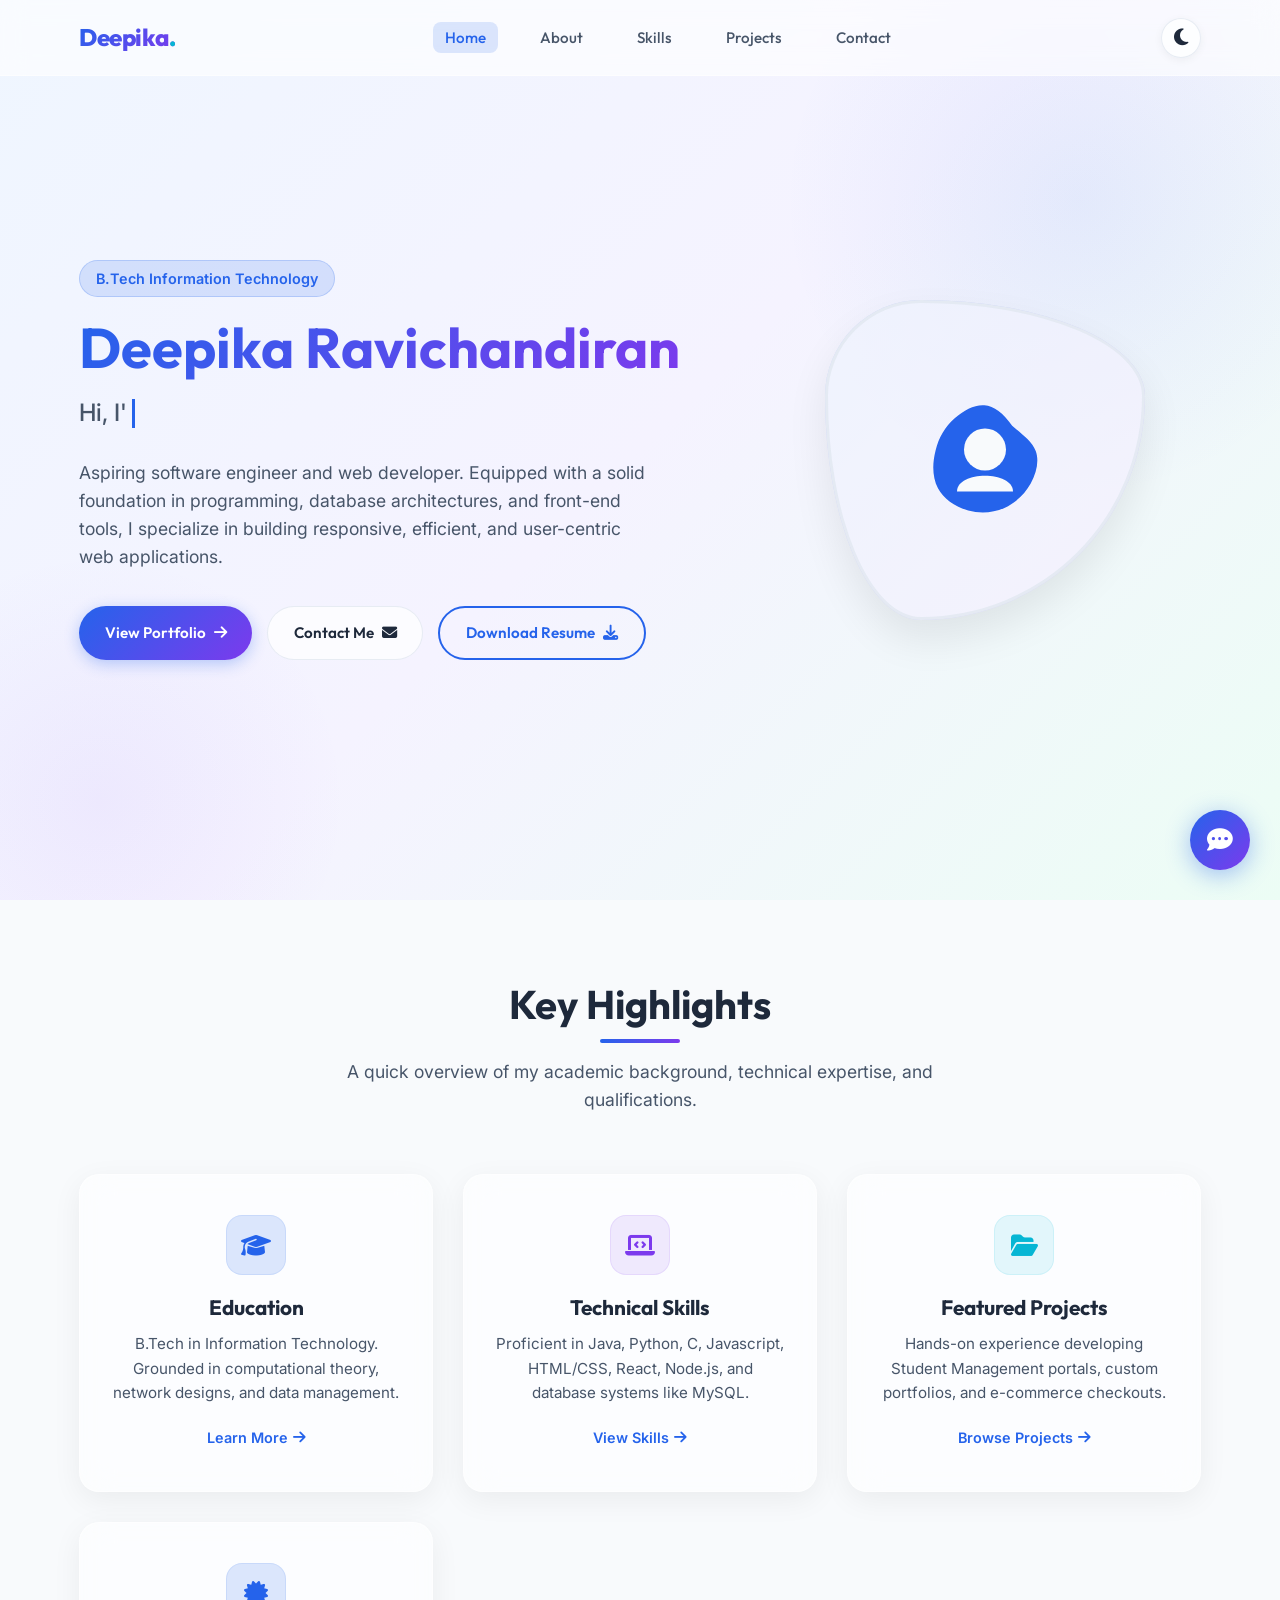
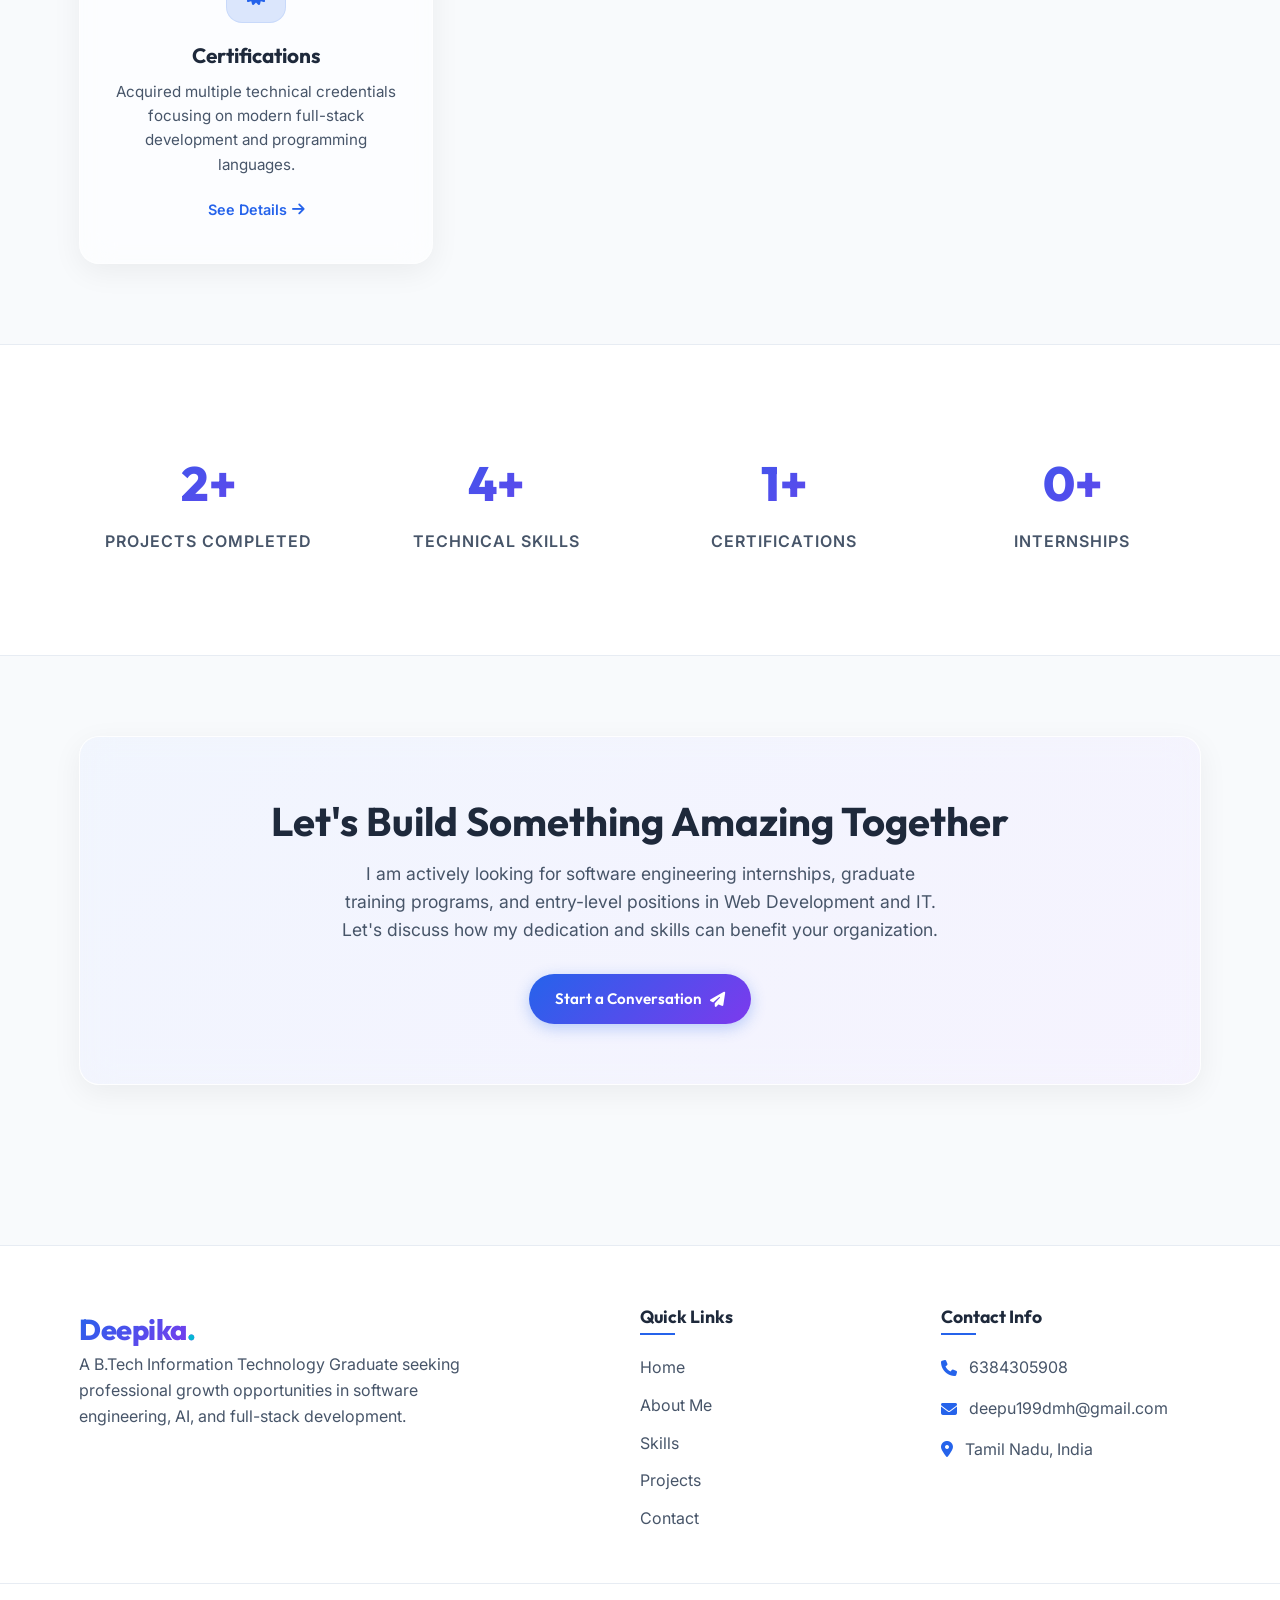
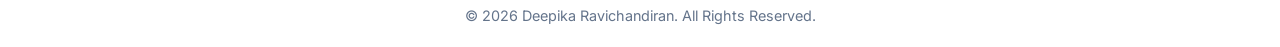
<file: index.html>
<!DOCTYPE html>
<html lang="en">
<head>
    <meta charset="UTF-8">
    <meta name="viewport" content="width=device-width, initial-scale=1.0">
    <title>Deepika Ravichandiran | Portfolio | B.Tech IT Graduate</title>
    <meta name="description" content="Personal portfolio of Deepika Ravichandiran, a B.Tech Information Technology graduate specializing in Web Development, Software Engineering, and AI.">
    <meta name="keywords" content="Deepika Ravichandiran, Portfolio, B.Tech IT, Web Development, Java, Python, HTML, CSS, JavaScript, React, MySQL, Software Engineering">
    <meta name="author" content="Deepika Ravichandiran">
    <!-- FontAwesome Icons -->
    <link rel="stylesheet" href="https://cdnjs.cloudflare.com/ajax/libs/font-awesome/6.4.0/css/all.min.css">
    <!-- Main Style Sheet -->
    <link rel="stylesheet" href="style.css">
</head>
<body>

    <!-- 1. LOADING SCREEN -->
    <div id="preloader">
        <div class="loader-spinner"></div>
    </div>

    <!-- 2. SCROLL PROGRESS INDICATOR -->
    <div id="scroll-progress-container">
        <div id="scroll-progress-bar"></div>
    </div>

    <!-- 3. NAVIGATION HEADER -->
    <header class="main-header">
        <div class="container navbar">
            <a href="index.html" class="logo" id="logo-link">Deepika<span>.</span></a>
            <nav>
                <ul class="nav-links" id="nav-links">
                    <li><a href="index.html" class="active">Home</a></li>
                    <li><a href="about.html">About</a></li>
                    <li><a href="skills.html">Skills</a></li>
                    <li><a href="projects.html">Projects</a></li>
                    <li><a href="contact.html">Contact</a></li>
                </ul>
            </nav>
            <div class="nav-controls">
                <button id="theme-toggle" class="theme-toggle" aria-label="Toggle Dark Mode">
                    <i class="fas fa-moon"></i>
                </button>
                <div class="hamburger" id="hamburger" aria-label="Menu Toggle">
                    <span></span>
                    <span></span>
                    <span></span>
                </div>
            </div>
        </div>
    </header>

    <!-- 4. HERO SECTION -->
    <main>
        <section class="hero" id="home">
            <div class="container hero-grid">
                <div class="hero-content">
                    <span class="hero-tag">B.Tech Information Technology</span>
                    <h1 class="hero-title">
                        <span>Deepika Ravichandiran</span>
                    </h1>
                    <div class="hero-typing">
                        <span id="typewriter-text"></span>
                        <span class="typing-cursor"></span>
                    </div>
                    <p class="hero-desc">
                        Aspiring software engineer and web developer. Equipped with a solid foundation in programming, database architectures, and front-end tools, I specialize in building responsive, efficient, and user-centric web applications.
                    </p>
                    <div class="hero-btns">
                        <a href="projects.html" class="btn btn-primary">View Portfolio <i class="fas fa-arrow-right"></i></a>
                        <a href="contact.html" class="btn btn-secondary">Contact Me <i class="fas fa-envelope"></i></a>
                        <a href="Deepika_Resume.pdf" download="Deepika_Ravichandiran_Resume.pdf" class="btn btn-outline">Download Resume <i class="fas fa-download"></i></a>
                    </div>
                </div>
                <div class="hero-image-container">
                    <div class="hero-img-backdrop"></div>
                    <div class="hero-img">
                        <!-- Premium abstract avatar placeholder -->
                        <svg viewBox="0 0 200 200" xmlns="http://www.w3.org/2000/svg">
                            <path fill="currentColor" d="M38.8,-49C52.4,-37.2,67,-27.1,72.3,-13.2,77.7,0.7,73.8,18.4,65.3,33.5,56.8,48.7,43.6,61.3,27.8,68.4,12.1,75.4,-6.3,77,-24,72.1,-41.8,67.3,-58.9,56.1,-67.2,40.4,-75.6,24.7,-75.3,4.4,-70.6,-13.7,-66,-31.8,-57.1,-47.7,-43.3,-59.5C-29.5,-71.4,-14.7,-79.2,-0.9,-78.1C13,-77,25.9,-67,38.8,-49Z" transform="translate(100 100)" />
                            <circle cx="100" cy="85" r="30" fill="var(--bg-base)" />
                            <path d="M60 145 C 60 115, 140 115, 140 145 Z" fill="var(--bg-base)" />
                        </svg>
                    </div>
                </div>
            </div>
        </section>

        <!-- 5. HIGHLIGHTS SECTION -->
        <section class="highlights" id="highlights">
            <div class="container">
                <div class="section-title">
                    <h2>Key Highlights</h2>
                    <p>A quick overview of my academic background, technical expertise, and qualifications.</p>
                </div>
                <div class="highlights-grid">
                    <!-- Education Card -->
                    <div class="glass-card highlight-card">
                        <div class="highlight-icon">
                            <i class="fas fa-graduation-cap"></i>
                        </div>
                        <h3>Education</h3>
                        <p>B.Tech in Information Technology. Grounded in computational theory, network designs, and data management.</p>
                        <a href="about.html" class="learn-more">Learn More <i class="fas fa-arrow-right"></i></a>
                    </div>
                    <!-- Skills Card -->
                    <div class="glass-card highlight-card">
                        <div class="highlight-icon">
                            <i class="fas fa-laptop-code"></i>
                        </div>
                        <h3>Technical Skills</h3>
                        <p>Proficient in Java, Python, C, Javascript, HTML/CSS, React, Node.js, and database systems like MySQL.</p>
                        <a href="skills.html" class="learn-more">View Skills <i class="fas fa-arrow-right"></i></a>
                    </div>
                    <!-- Projects Card -->
                    <div class="glass-card highlight-card">
                        <div class="highlight-icon">
                            <i class="fas fa-folder-open"></i>
                        </div>
                        <h3>Featured Projects</h3>
                        <p>Hands-on experience developing Student Management portals, custom portfolios, and e-commerce checkouts.</p>
                        <a href="projects.html" class="learn-more">Browse Projects <i class="fas fa-arrow-right"></i></a>
                    </div>
                    <!-- Certifications Card -->
                    <div class="glass-card highlight-card">
                        <div class="highlight-icon">
                            <i class="fas fa-certificate"></i>
                        </div>
                        <h3>Certifications</h3>
                        <p>Acquired multiple technical credentials focusing on modern full-stack development and programming languages.</p>
                        <a href="about.html#education" class="learn-more">See Details <i class="fas fa-arrow-right"></i></a>
                    </div>
                </div>
            </div>
        </section>

        <!-- 6. STATISTICS SECTION -->
        <section class="stats" id="statistics">
            <div class="container stats-grid">
                <div class="stat-item">
                    <div class="stat-number" data-target="12">0+</div>
                    <div class="stat-label">Projects Completed</div>
                </div>
                <div class="stat-item">
                    <div class="stat-number" data-target="18">0+</div>
                    <div class="stat-label">Technical Skills</div>
                </div>
                <div class="stat-item">
                    <div class="stat-number" data-target="8">0+</div>
                    <div class="stat-label">Certifications</div>
                </div>
                <div class="stat-item">
                    <div class="stat-number" data-target="2">0+</div>
                    <div class="stat-label">Internships</div>
                </div>
            </div>
        </section>

        <!-- 7. CALL TO ACTION SECTION -->
        <section class="cta" id="cta">
            <div class="container">
                <div class="glass-card cta-container">
                    <div class="cta-content">
                        <h2 class="cta-title">Let's Build Something Amazing Together</h2>
                        <p class="cta-desc">I am actively looking for software engineering internships, graduate training programs, and entry-level positions in Web Development and IT. Let's discuss how my dedication and skills can benefit your organization.</p>
                        <a href="contact.html" class="btn btn-primary">Start a Conversation <i class="fas fa-paper-plane"></i></a>
                    </div>
                </div>
            </div>
        </section>
    </main>

    <!-- 8. FOOTER -->
    <footer>
        <div class="container footer-grid">
            <div class="footer-about">
                <a href="index.html" class="logo footer-logo">Deepika<span>.</span></a>
                <p>A B.Tech Information Technology Graduate seeking professional growth opportunities in software engineering, AI, and full-stack development.</p>
            </div>
            <div class="footer-links">
                <h4>Quick Links</h4>
                <ul>
                    <li><a href="index.html">Home</a></li>
                    <li><a href="about.html">About Me</a></li>
                    <li><a href="skills.html">Skills</a></li>
                    <li><a href="projects.html">Projects</a></li>
                    <li><a href="contact.html">Contact</a></li>
                </ul>
            </div>
            <div class="footer-contact">
                <h4>Contact Info</h4>
                <ul>
                    <li><i class="fas fa-phone"></i> <span>6384305908</span></li>
                    <li><i class="fas fa-envelope"></i> <span><a href="mailto:deepu199dmh@gmail.com">deepu199dmh@gmail.com</a></span></li>
                    <li><i class="fas fa-map-marker-alt"></i> <span>Tamil Nadu, India</span></li>
                </ul>
            </div>
        </div>
        <div class="footer-bottom">
            <p>&copy; 2026 Deepika Ravichandiran. All Rights Reserved.</p>
        </div>
    </footer>

    <!-- 9. SCROLL TO TOP -->
    <div id="scroll-to-top" aria-label="Scroll to top">
        <i class="fas fa-arrow-up"></i>
    </div>

    <!-- Script file -->
    <script src="script.js"></script>
</body>
</html>
</file>
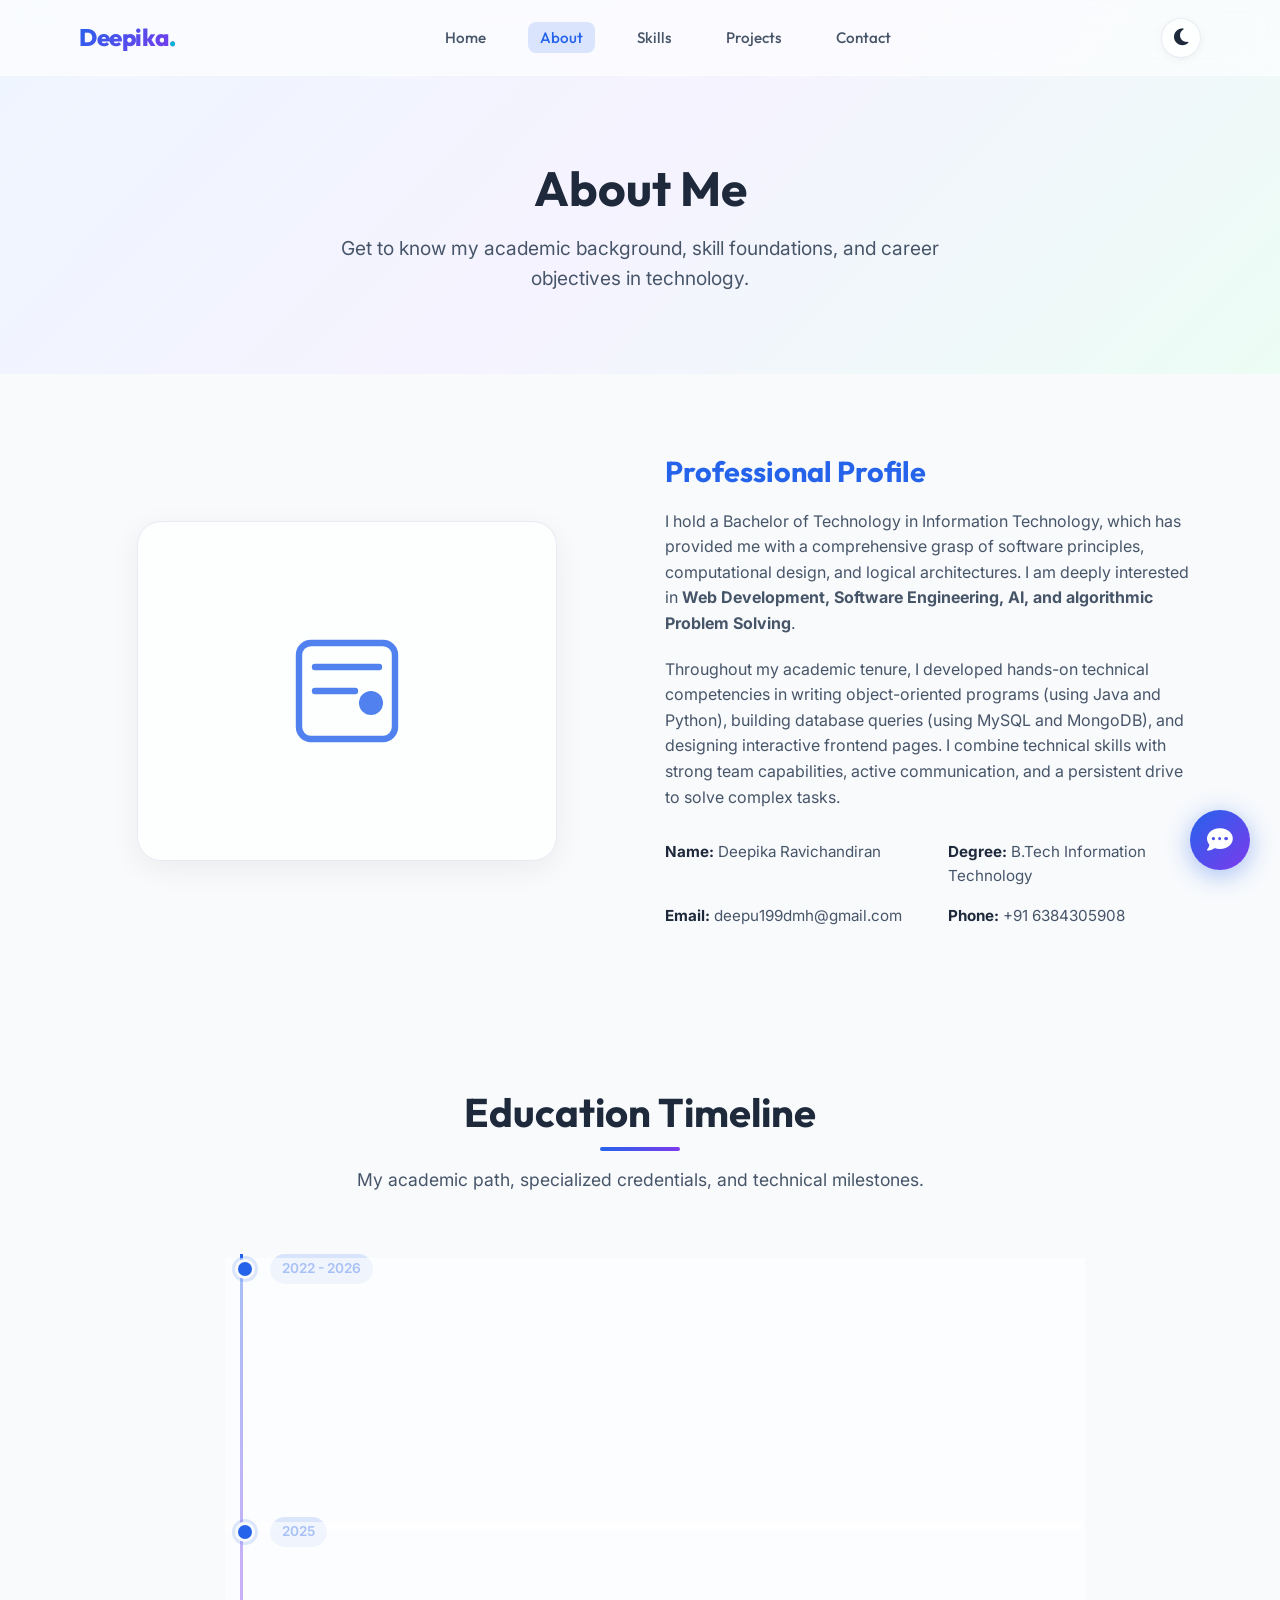
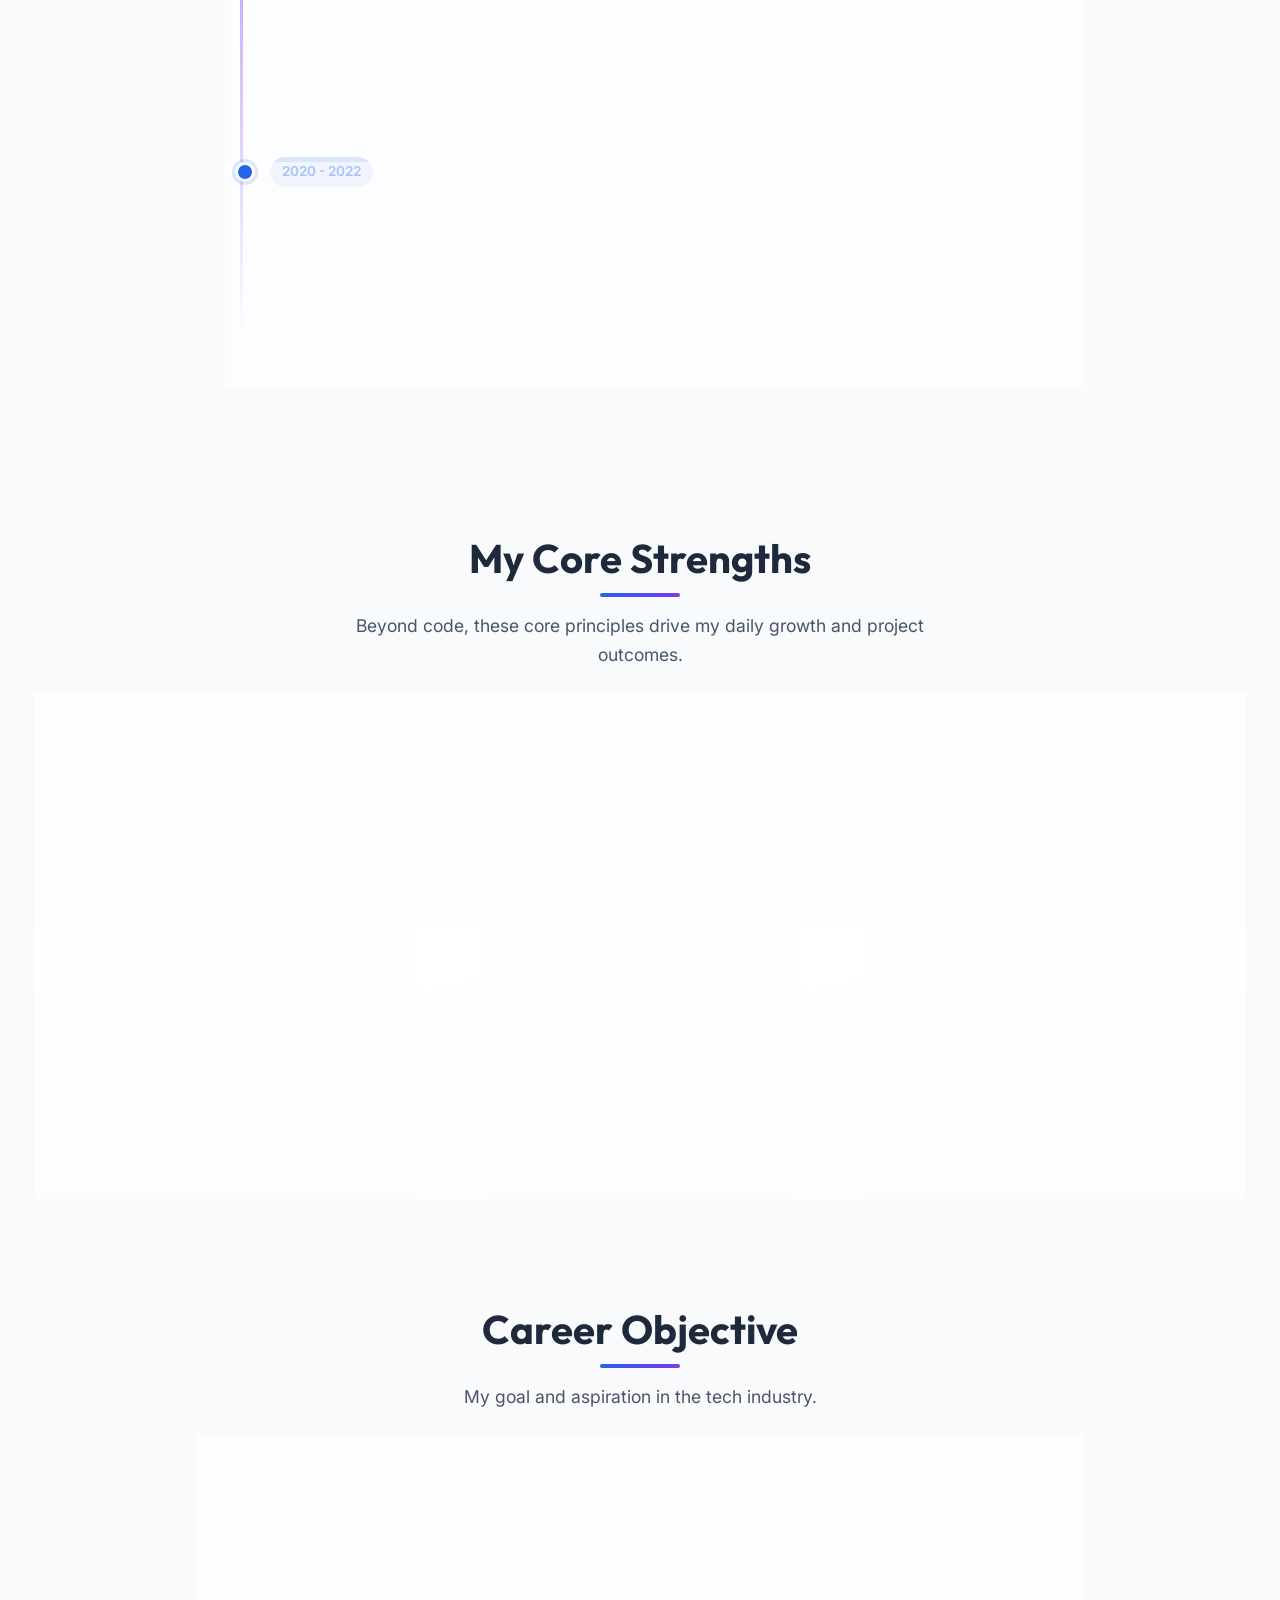
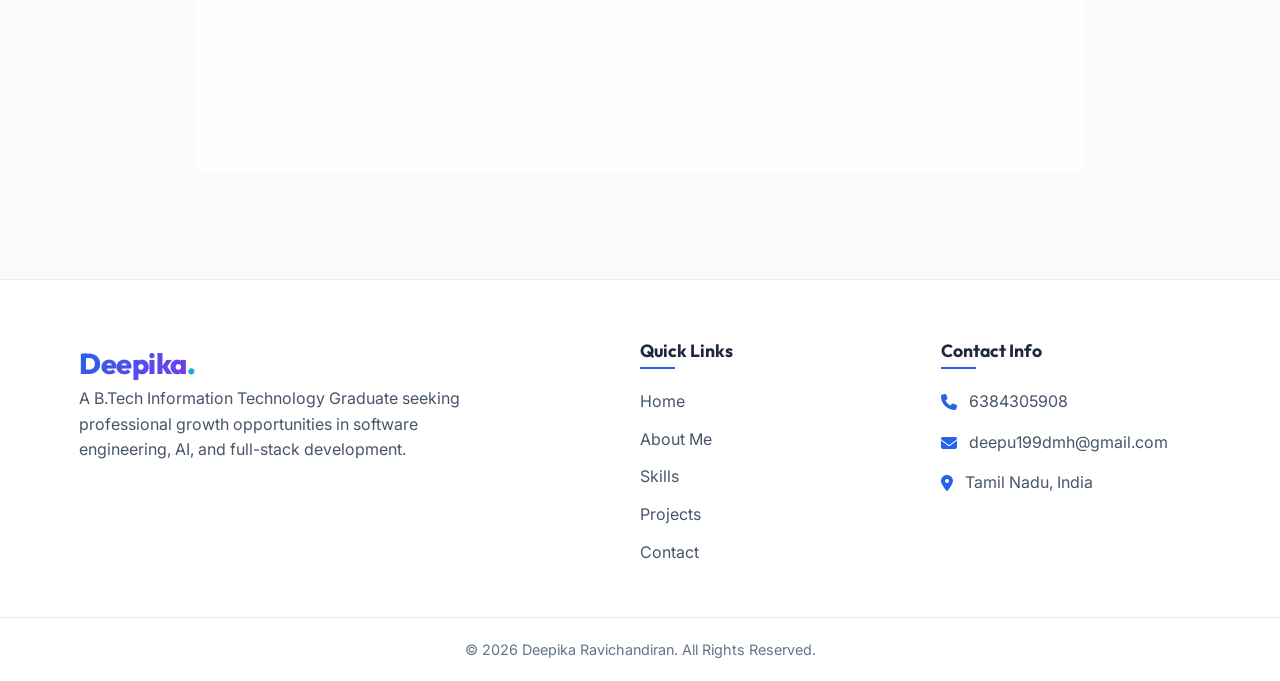
<file: about.html>
<!DOCTYPE html>
<html lang="en">
<head>
    <meta charset="UTF-8">
    <meta name="viewport" content="width=device-width, initial-scale=1.0">
    <title>About Deepika Ravichandiran | B.Tech IT Graduate</title>
    <meta name="description" content="Learn more about Deepika Ravichandiran, an Information Technology graduate. Read her professional summary, educational details, strengths, and career objectives.">
    <!-- FontAwesome Icons -->
    <link rel="stylesheet" href="https://cdnjs.cloudflare.com/ajax/libs/font-awesome/6.4.0/css/all.min.css">
    <!-- Main Style Sheet -->
    <link rel="stylesheet" href="style.css">
</head>
<body>

    <!-- 1. LOADING SCREEN -->
    <div id="preloader">
        <div class="loader-spinner"></div>
    </div>

    <!-- 2. SCROLL PROGRESS INDICATOR -->
    <div id="scroll-progress-container">
        <div id="scroll-progress-bar"></div>
    </div>

    <!-- 3. NAVIGATION HEADER -->
    <header class="main-header">
        <div class="container navbar">
            <a href="index.html" class="logo">Deepika<span>.</span></a>
            <nav>
                <ul class="nav-links" id="nav-links">
                    <li><a href="index.html">Home</a></li>
                    <li><a href="about.html" class="active">About</a></li>
                    <li><a href="skills.html">Skills</a></li>
                    <li><a href="projects.html">Projects</a></li>
                    <li><a href="contact.html">Contact</a></li>
                </ul>
            </nav>
            <div class="nav-controls">
                <button id="theme-toggle" class="theme-toggle" aria-label="Toggle Dark Mode">
                    <i class="fas fa-moon"></i>
                </button>
                <div class="hamburger" id="hamburger" aria-label="Menu Toggle">
                    <span></span>
                    <span></span>
                    <span></span>
                </div>
            </div>
        </div>
    </header>

    <!-- 4. PAGE TITLE HEADER -->
    <header class="page-header">
        <div class="container">
            <h1>About Me</h1>
            <p>Get to know my academic background, skill foundations, and career objectives in technology.</p>
        </div>
    </header>

    <main>
        <!-- 5. PROFESSIONAL SUMMARY SECTION -->
        <section class="about-summary-section">
            <div class="container about-summary">
                <div class="about-summary-img-container">
                    <div class="about-summary-img">
                        <svg viewBox="0 0 200 200" xmlns="http://www.w3.org/2000/svg">
                            <rect x="40" y="40" width="120" height="120" rx="15" fill="none" stroke="currentColor" stroke-width="8" />
                            <line x1="60" y1="70" x2="140" y2="70" stroke="currentColor" stroke-width="8" stroke-linecap="round" />
                            <line x1="60" y1="100" x2="110" y2="100" stroke="currentColor" stroke-width="8" stroke-linecap="round" />
                            <circle cx="130" cy="115" r="15" fill="currentColor" />
                        </svg>
                    </div>
                </div>
                <div class="about-profile">
                    <h3>Professional Profile</h3>
                    <p>
                        I hold a Bachelor of Technology in Information Technology, which has provided me with a comprehensive grasp of software principles, computational design, and logical architectures. I am deeply interested in <strong>Web Development, Software Engineering, AI, and algorithmic Problem Solving</strong>.
                    </p>
                    <p>
                        Throughout my academic tenure, I developed hands-on technical competencies in writing object-oriented programs (using Java and Python), building database queries (using MySQL and MongoDB), and designing interactive frontend pages. I combine technical skills with strong team capabilities, active communication, and a persistent drive to solve complex tasks.
                    </p>
                    <div class="about-profile-info">
                        <div class="info-item"><strong>Name:</strong> <span>Deepika Ravichandiran</span></div>
                        <div class="info-item"><strong>Degree:</strong> <span>B.Tech Information Technology</span></div>
                        <div class="info-item"><strong>Email:</strong> <span>deepu199dmh@gmail.com</span></div>
                        <div class="info-item"><strong>Phone:</strong> <span>+91 6384305908</span></div>
                    </div>
                </div>
            </div>
        </section>

        <!-- 6. EDUCATION TIMELINE SECTION -->
        <section class="education-section" id="education">
            <div class="container">
                <div class="section-title">
                    <h2>Education Timeline</h2>
                    <p>My academic path, specialized credentials, and technical milestones.</p>
                </div>
                <div class="timeline">
                    <!-- B.Tech Card -->
                    <div class="timeline-item">
                        <span class="timeline-date">2022 - 2026</span>
                        <div class="glass-card timeline-card">
                            <h3>B.Tech - Information Technology</h3>
                            <h4>Anna University affiliated college</h4>
                            <p>Focused on Data Structures and Algorithms, Database Management Systems, Object-Oriented Software Design, Computer Networks, and Full Stack Web Technologies. Built multiple semester-level projects utilizing programming databases.</p>
                        </div>
                    </div>
                    <!-- Certification Card -->
                    <div class="timeline-item">
                        <span class="timeline-date">2025</span>
                        <div class="glass-card timeline-card">
                            <h3>Full-Stack Web Development Specialist</h3>
                            <h4>Technical Training Center</h4>
                            <p>Completed intensive training covering modern web tech including React, Node.js, and MongoDB, alongside source control management using Git/GitHub.</p>
                        </div>
                    </div>
                    <!-- HSC Card -->
                    <div class="timeline-item">
                        <span class="timeline-date">2020 - 2022</span>
                        <div class="glass-card timeline-card">
                            <h3>Higher Secondary Certificate (HSC)</h3>
                            <h4>State Board School</h4>
                            <p>Major subjects: Mathematics, Physics, Chemistry, and Computer Science. Graduated with honors.</p>
                        </div>
                    </div>
                </div>
            </div>
        </section>

        <!-- 7. STRENGTHS SECTION -->
        <section class="strengths-section">
            <div class="container">
                <div class="section-title">
                    <h2>My Core Strengths</h2>
                    <p>Beyond code, these core principles drive my daily growth and project outcomes.</p>
                </div>
                <div class="strengths-grid">
                    <div class="glass-card strength-card">
                        <div class="strength-icon"><i class="fas fa-bolt"></i></div>
                        <div class="strength-info">
                            <h3>Fast Learner</h3>
                            <p>Quick to absorb new programming languages, frameworks, and tools through logical deduction and active building.</p>
                        </div>
                    </div>
                    <div class="glass-card strength-card">
                        <div class="strength-icon"><i class="fas fa-users"></i></div>
                        <div class="strength-info">
                            <h3>Team Collaboration</h3>
                            <p>Enjoys working with others, contributing solutions, accepting design inputs, and aligning towards common milestones.</p>
                        </div>
                    </div>
                    <div class="glass-card strength-card">
                        <div class="strength-icon"><i class="fas fa-brain"></i></div>
                        <div class="strength-info">
                            <h3>Critical Thinking</h3>
                            <p>Approaches engineering challenges by analyzing specifications, identifying bottlenecks, and coding optimized solutions.</p>
                        </div>
                    </div>
                    <div class="glass-card strength-card">
                        <div class="strength-icon"><i class="fas fa-sync"></i></div>
                        <div class="strength-info">
                            <h3>Adaptability</h3>
                            <p>Comfortable adjusting to changing software parameters, design objectives, and dynamic workplace environments.</p>
                        </div>
                    </div>
                    <div class="glass-card strength-card">
                        <div class="strength-icon"><i class="fas fa-chess-queen"></i></div>
                        <div class="strength-info">
                            <h3>Leadership</h3>
                            <p>Eagerly takes ownership of components, organizes mini-team sprints, and mentors peers to ensure collective success.</p>
                        </div>
                    </div>
                    <div class="glass-card strength-card">
                        <div class="strength-icon"><i class="fas fa-hourglass-half"></i></div>
                        <div class="strength-info">
                            <h3>Time Management</h3>
                            <p>Structures daily workflows, sets clear goals, and designs efficient code pipelines to ensure on-time delivery.</p>
                        </div>
                    </div>
                </div>
            </div>
        </section>

        <!-- 8. CAREER OBJECTIVE SECTION -->
        <section class="objective-section">
            <div class="container">
                <div class="section-title">
                    <h2>Career Objective</h2>
                    <p>My goal and aspiration in the tech industry.</p>
                </div>
                <div class="glass-card objective-card">
                    <p>
                        "To launch my professional journey in a dynamic tech firm where I can utilize my academic grounding in Information Technology, coding competencies in Java/Web development, and problem-solving capacities. My objective is to construct reliable, scale-friendly interfaces while honing my technical execution under professional mentorship."
                    </p>
                </div>
            </div>
        </section>
    </main>

    <!-- 9. FOOTER -->
    <footer>
        <div class="container footer-grid">
            <div class="footer-about">
                <a href="index.html" class="logo footer-logo">Deepika<span>.</span></a>
                <p>A B.Tech Information Technology Graduate seeking professional growth opportunities in software engineering, AI, and full-stack development.</p>
            </div>
            <div class="footer-links">
                <h4>Quick Links</h4>
                <ul>
                    <li><a href="index.html">Home</a></li>
                    <li><a href="about.html">About Me</a></li>
                    <li><a href="skills.html">Skills</a></li>
                    <li><a href="projects.html">Projects</a></li>
                    <li><a href="contact.html">Contact</a></li>
                </ul>
            </div>
            <div class="footer-contact">
                <h4>Contact Info</h4>
                <ul>
                    <li><i class="fas fa-phone"></i> <span>6384305908</span></li>
                    <li><i class="fas fa-envelope"></i> <span><a href="mailto:deepu199dmh@gmail.com">deepu199dmh@gmail.com</a></span></li>
                    <li><i class="fas fa-map-marker-alt"></i> <span>Tamil Nadu, India</span></li>
                </ul>
            </div>
        </div>
        <div class="footer-bottom">
            <p>&copy; 2026 Deepika Ravichandiran. All Rights Reserved.</p>
        </div>
    </footer>

    <!-- 10. SCROLL TO TOP -->
    <div id="scroll-to-top" aria-label="Scroll to top">
        <i class="fas fa-arrow-up"></i>
    </div>

    <!-- Script file -->
    <script src="script.js"></script>
</body>
</html>
</file>
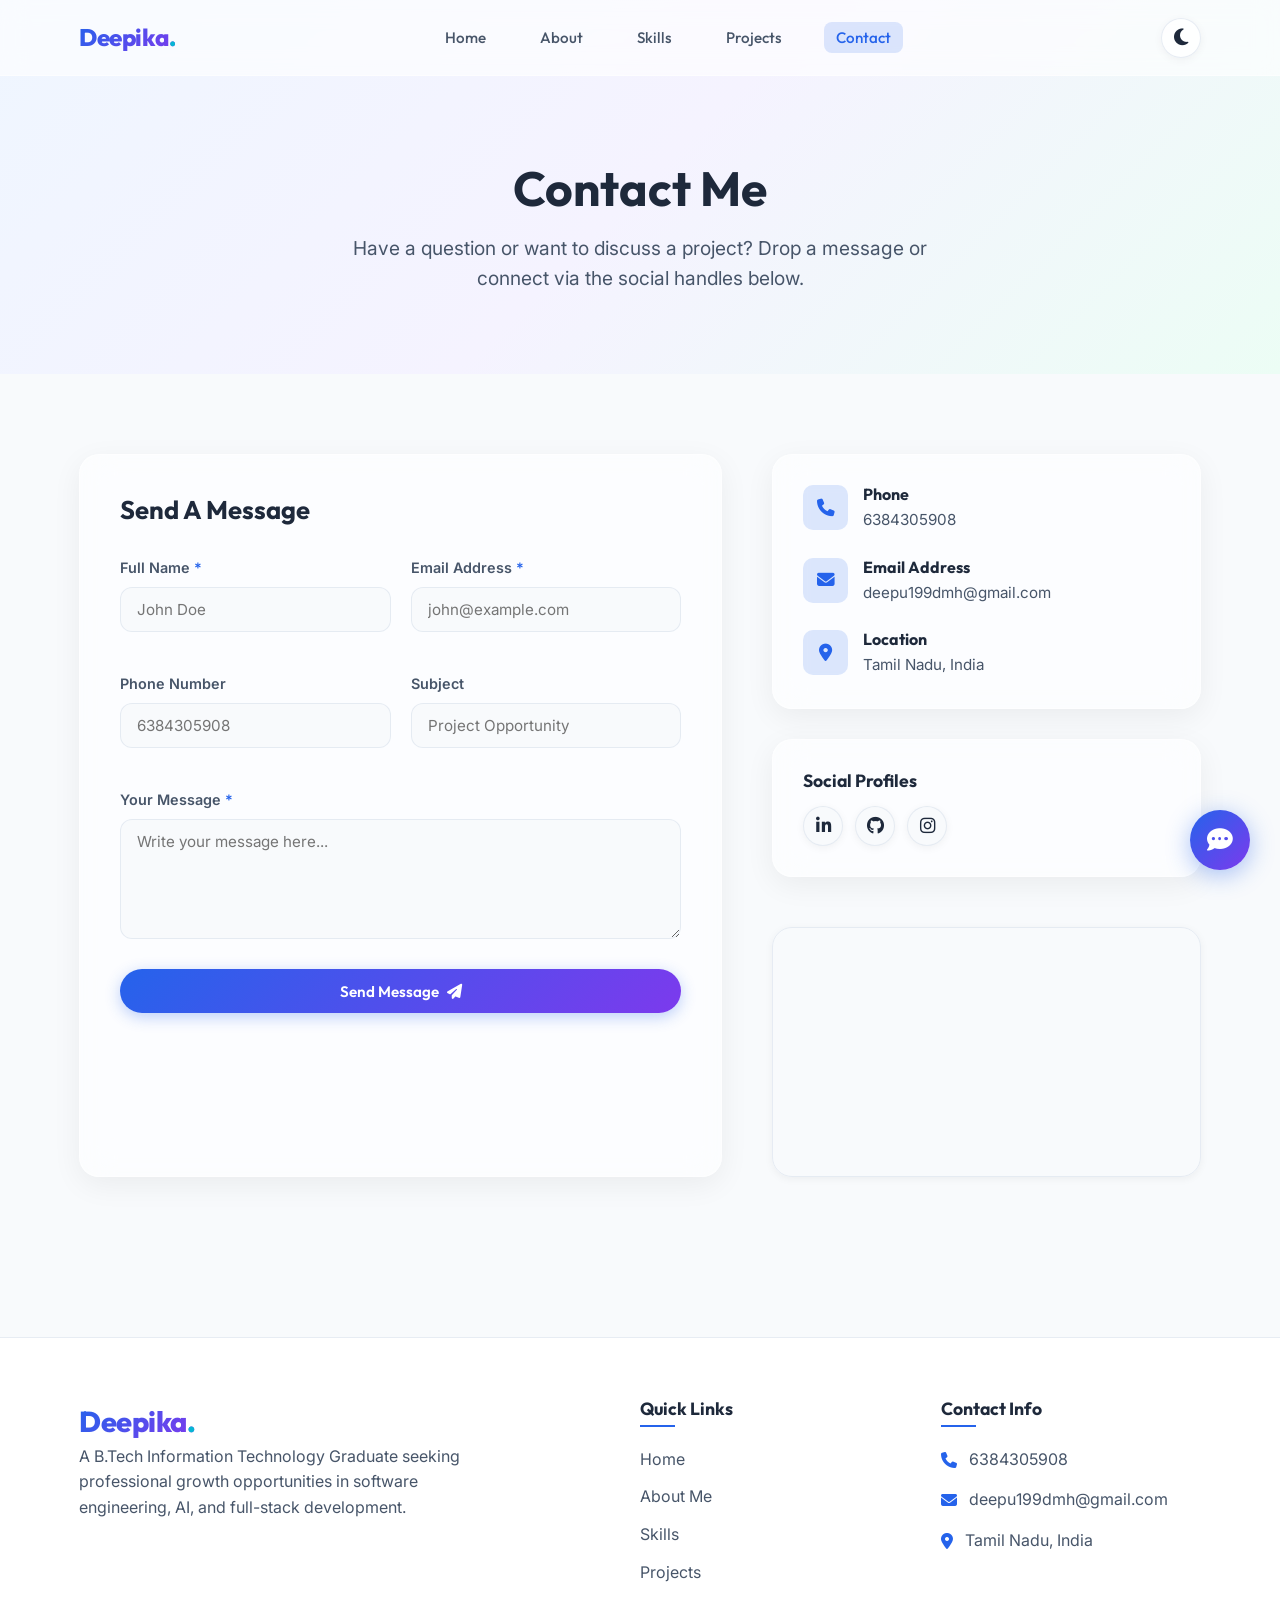
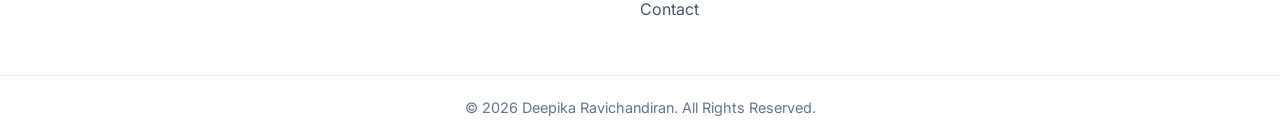
<file: contact.html>
<!DOCTYPE html>
<html lang="en">
<head>
    <meta charset="UTF-8">
    <meta name="viewport" content="width=device-width, initial-scale=1.0">
    <title>Contact Deepika Ravichandiran | Get In Touch</title>
    <meta name="description" content="Get in touch with Deepika Ravichandiran. Fill out the contact form or reach out directly via email, phone, or social profiles.">
    <!-- FontAwesome Icons -->
    <link rel="stylesheet" href="https://cdnjs.cloudflare.com/ajax/libs/font-awesome/6.4.0/css/all.min.css">
    <!-- Main Style Sheet -->
    <link rel="stylesheet" href="style.css">
</head>
<body>

    <!-- 1. LOADING SCREEN -->
    <div id="preloader">
        <div class="loader-spinner"></div>
    </div>

    <!-- 2. SCROLL PROGRESS INDICATOR -->
    <div id="scroll-progress-container">
        <div id="scroll-progress-bar"></div>
    </div>

    <!-- 3. NAVIGATION HEADER -->
    <header class="main-header">
        <div class="container navbar">
            <a href="index.html" class="logo">Deepika<span>.</span></a>
            <nav>
                <ul class="nav-links" id="nav-links">
                    <li><a href="index.html">Home</a></li>
                    <li><a href="about.html">About</a></li>
                    <li><a href="skills.html">Skills</a></li>
                    <li><a href="projects.html">Projects</a></li>
                    <li><a href="contact.html" class="active">Contact</a></li>
                </ul>
            </nav>
            <div class="nav-controls">
                <button id="theme-toggle" class="theme-toggle" aria-label="Toggle Dark Mode">
                    <i class="fas fa-moon"></i>
                </button>
                <div class="hamburger" id="hamburger" aria-label="Menu Toggle">
                    <span></span>
                    <span></span>
                    <span></span>
                </div>
            </div>
        </div>
    </header>

    <!-- 4. PAGE TITLE HEADER -->
    <header class="page-header">
        <div class="container">
            <h1>Contact Me</h1>
            <p>Have a question or want to discuss a project? Drop a message or connect via the social handles below.</p>
        </div>
    </header>

    <main>
        <!-- 5. CONTACT FORM & INFO SECTION -->
        <section class="contact-section">
            <div class="container contact-grid">
                
                <!-- Left Side: Interactive Contact Form -->
                <div class="glass-card contact-card">
                    <h3>Send A Message</h3>
                    <form id="portfolioContactForm" class="contact-form">
                        <div class="form-row">
                            <div class="form-group">
                                <label for="name">Full Name <span style="color:var(--primary)">*</span></label>
                                <input type="text" id="name" class="form-control" placeholder="John Doe" required>
                            </div>
                            <div class="form-group">
                                <label for="email">Email Address <span style="color:var(--primary)">*</span></label>
                                <input type="email" id="email" class="form-control" placeholder="john@example.com" required>
                            </div>
                        </div>
                        <div class="form-row">
                            <div class="form-group">
                                <label for="phone">Phone Number</label>
                                <input type="tel" id="phone" class="form-control" placeholder="6384305908">
                            </div>
                            <div class="form-group">
                                <label for="subject">Subject</label>
                                <input type="text" id="subject" class="form-control" placeholder="Project Opportunity">
                            </div>
                        </div>
                        <div class="form-group">
                            <label for="message">Your Message <span style="color:var(--primary)">*</span></label>
                            <textarea id="message" class="form-control" placeholder="Write your message here..." required></textarea>
                        </div>
                        <button type="submit" class="btn btn-primary form-submit-btn">Send Message <i class="fas fa-paper-plane"></i></button>
                        <div id="form-status" class="form-status"></div>
                    </form>
                </div>

                <!-- Right Side: Info Panel & Google Maps -->
                <div class="contact-info-panel">
                    
                    <!-- Direct Contacts Card -->
                    <div class="glass-card contact-info-card">
                        <ul class="contact-info-list">
                            <li>
                                <div class="contact-info-icon"><i class="fas fa-phone"></i></div>
                                <div class="contact-info-text">
                                    <h4>Phone</h4>
                                    <p><a href="tel:6384305908">6384305908</a></p>
                                </div>
                            </li>
                            <li>
                                <div class="contact-info-icon"><i class="fas fa-envelope"></i></div>
                                <div class="contact-info-text">
                                    <h4>Email Address</h4>
                                    <p><a href="mailto:deepu199dmh@gmail.com">deepu199dmh@gmail.com</a></p>
                                </div>
                            </li>
                            <li>
                                <div class="contact-info-icon"><i class="fas fa-map-marker-alt"></i></div>
                                <div class="contact-info-text">
                                    <h4>Location</h4>
                                    <p>Tamil Nadu, India</p>
                                </div>
                            </li>
                        </ul>
                    </div>

                    <!-- Social Media Card -->
                    <div class="glass-card contact-info-card social-section">
                        <h4>Social Profiles</h4>
                        <div class="social-links">
                            <!-- LinkedIn -->
                            <a href="https://linkedin.com" target="_blank" class="social-link" aria-label="LinkedIn Profile">
                                <i class="fab fa-linkedin-in"></i>
                            </a>
                            <!-- GitHub -->
                            <a href="https://github.com/deepika-r" target="_blank" class="social-link" aria-label="GitHub Profile">
                                <i class="fab fa-github"></i>
                            </a>
                            <!-- Instagram -->
                            <a href="https://instagram.com" target="_blank" class="social-link" aria-label="Instagram Profile">
                                <i class="fab fa-instagram"></i>
                            </a>
                        </div>
                    </div>

                    <!-- Google Maps Placeholder Container -->
                    <div class="map-container">
                        <!-- Standard Free Google Map Embed focusing on Chennai, Tamil Nadu, India -->
                        <iframe 
                            src="https://www.google.com/maps/embed?pb=!1m18!1m12!1m3!1d3886.2842416045657!2d80.20703817578772!3d13.080562987244907!2m3!1f0!2f0!3f0!3m2!1i1024!2i768!4f13.1!3m3!1m2!1s0x3a52661c947c94c9%3A0x600122e23b2dc9bb!2sChennai%2C%20Tamil%20Nadu!5e0!3m2!1sen!2sin!4v1717872584102!5m2!1sen!2sin" 
                            width="100%" 
                            height="100%" 
                            style="border:0;" 
                            allowfullscreen="" 
                            loading="lazy" 
                            referrerpolicy="no-referrer-when-downgrade"
                            title="Location Map"
                        ></iframe>
                    </div>

                </div>

            </div>
        </section>
    </main>

    <!-- 6. FOOTER -->
    <footer>
        <div class="container footer-grid">
            <div class="footer-about">
                <a href="index.html" class="logo footer-logo">Deepika<span>.</span></a>
                <p>A B.Tech Information Technology Graduate seeking professional growth opportunities in software engineering, AI, and full-stack development.</p>
            </div>
            <div class="footer-links">
                <h4>Quick Links</h4>
                <ul>
                    <li><a href="index.html">Home</a></li>
                    <li><a href="about.html">About Me</a></li>
                    <li><a href="skills.html">Skills</a></li>
                    <li><a href="projects.html">Projects</a></li>
                    <li><a href="contact.html">Contact</a></li>
                </ul>
            </div>
            <div class="footer-contact">
                <h4>Contact Info</h4>
                <ul>
                    <li><i class="fas fa-phone"></i> <span>6384305908</span></li>
                    <li><i class="fas fa-envelope"></i> <span><a href="mailto:deepu199dmh@gmail.com">deepu199dmh@gmail.com</a></span></li>
                    <li><i class="fas fa-map-marker-alt"></i> <span>Tamil Nadu, India</span></li>
                </ul>
            </div>
        </div>
        <div class="footer-bottom">
            <p>&copy; 2026 Deepika Ravichandiran. All Rights Reserved.</p>
        </div>
    </footer>

    <!-- 7. SCROLL TO TOP -->
    <div id="scroll-to-top" aria-label="Scroll to top">
        <i class="fas fa-arrow-up"></i>
    </div>

    <!-- Script file -->
    <script src="script.js"></script>
</body>
</html>
</file>
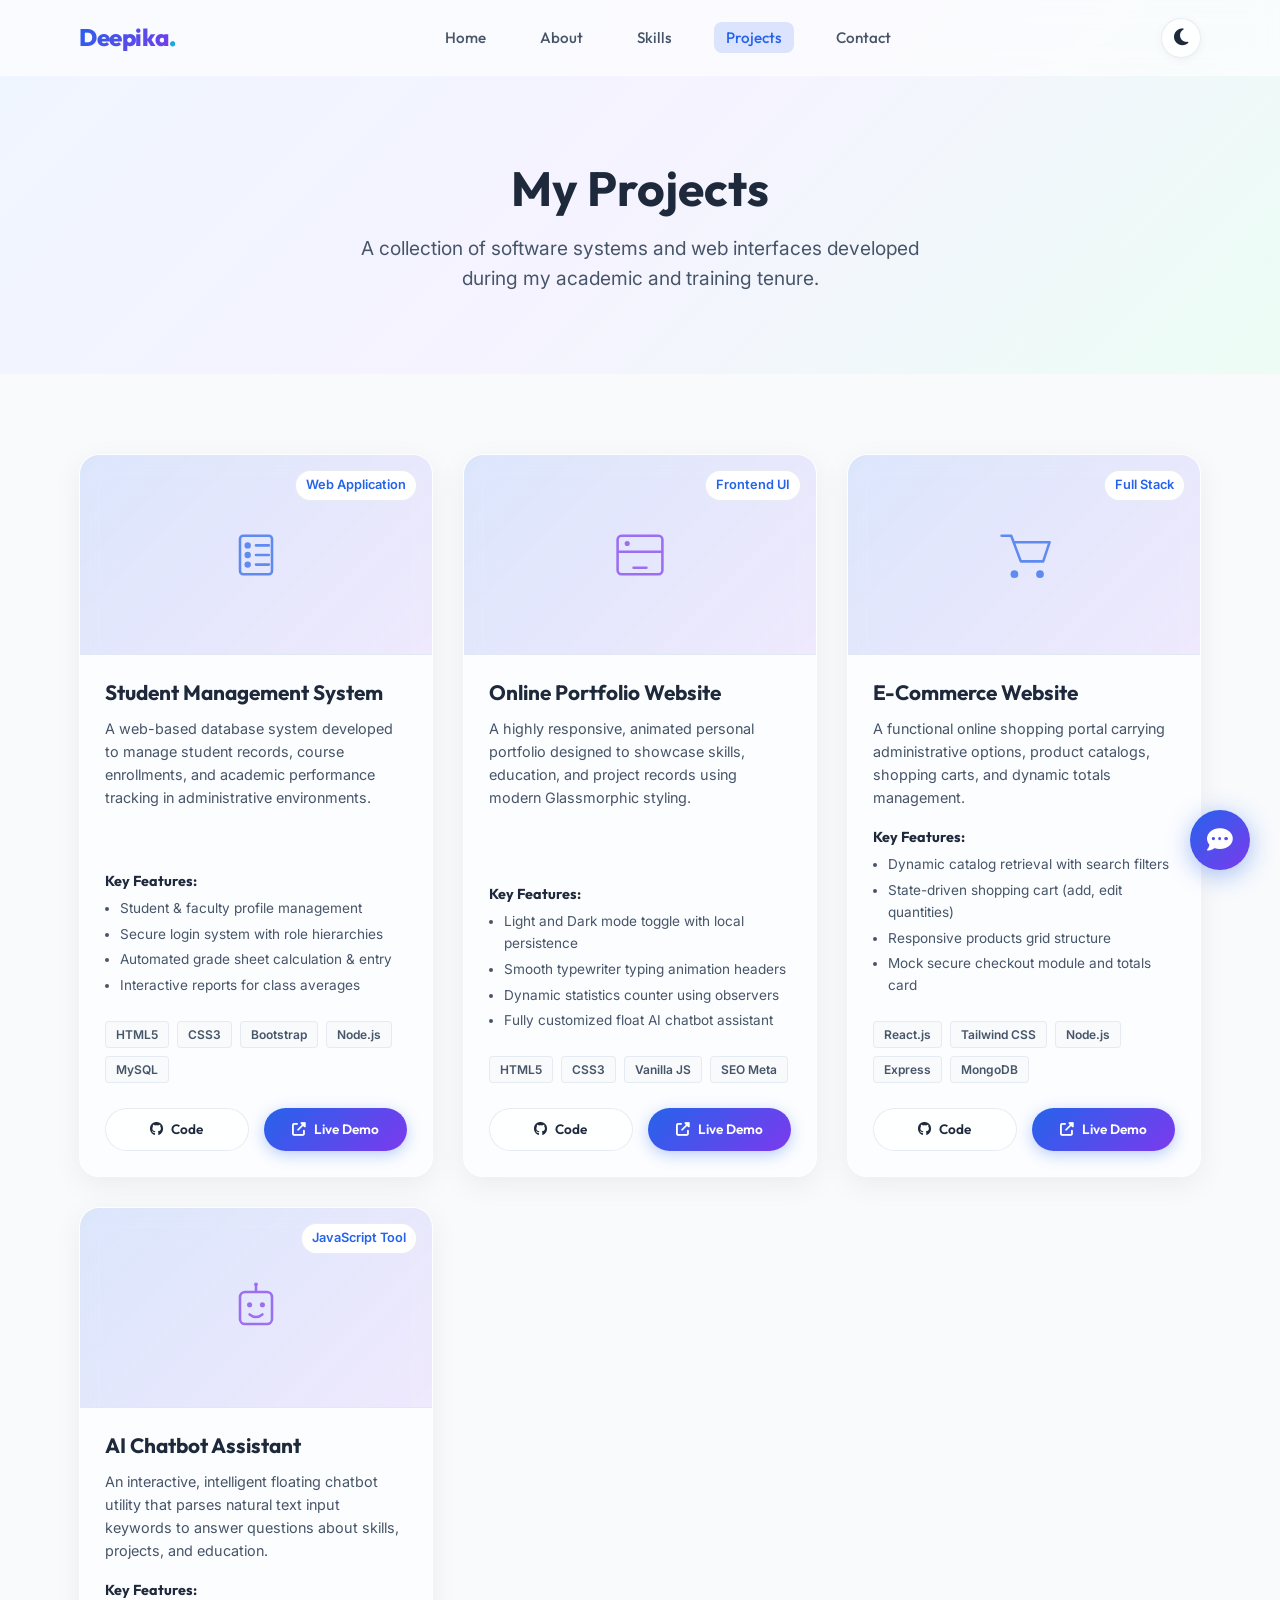
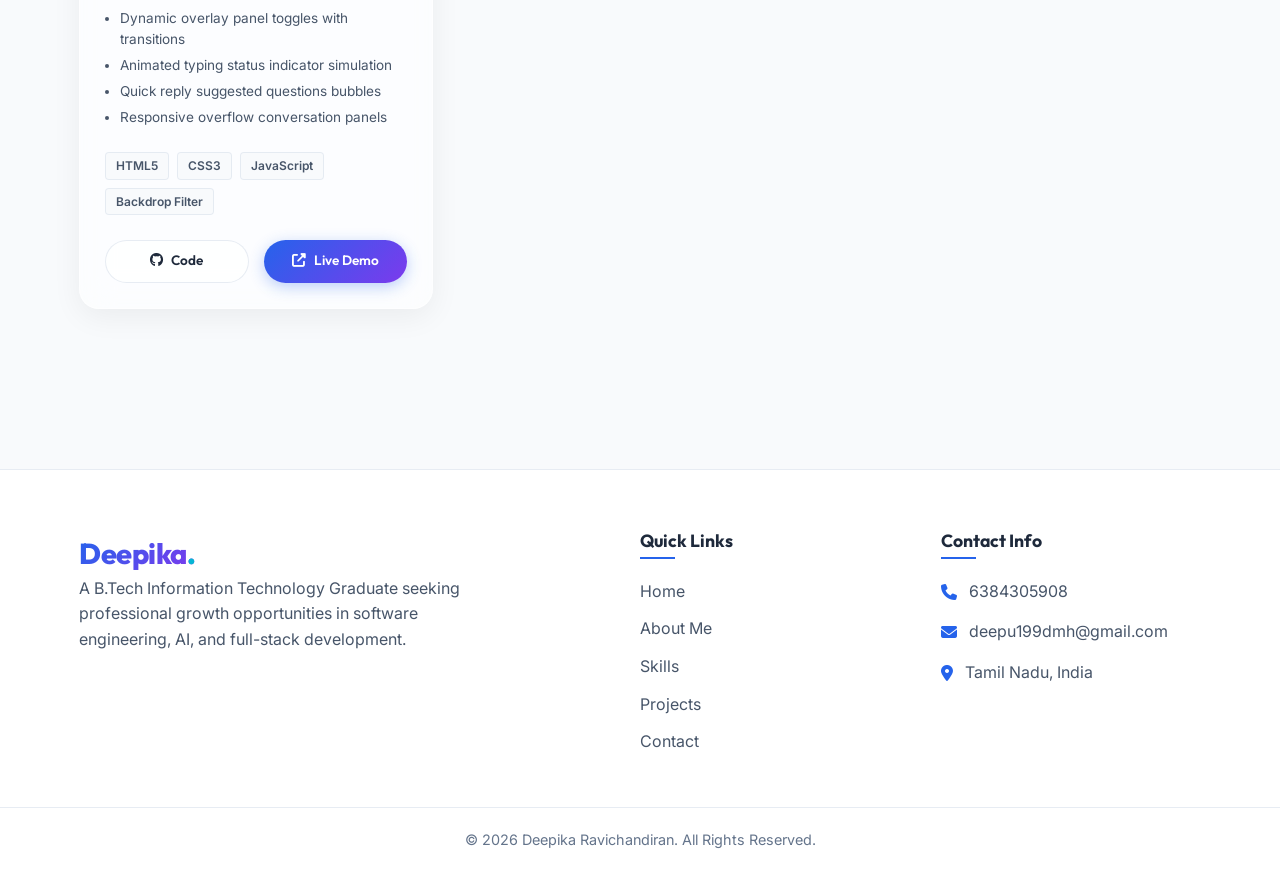
<file: projects.html>
<!DOCTYPE html>
<html lang="en">
<head>
    <meta charset="UTF-8">
    <meta name="viewport" content="width=device-width, initial-scale=1.0">
    <title>Deepika Ravichandiran | Projects Showcase</title>
    <meta name="description" content="View the technical projects developed by Deepika Ravichandiran, including management portals, e-commerce prototypes, and AI chatbot interfaces.">
    <!-- FontAwesome Icons -->
    <link rel="stylesheet" href="https://cdnjs.cloudflare.com/ajax/libs/font-awesome/6.4.0/css/all.min.css">
    <!-- Main Style Sheet -->
    <link rel="stylesheet" href="style.css">
</head>
<body>

    <!-- 1. LOADING SCREEN -->
    <div id="preloader">
        <div class="loader-spinner"></div>
    </div>

    <!-- 2. SCROLL PROGRESS INDICATOR -->
    <div id="scroll-progress-container">
        <div id="scroll-progress-bar"></div>
    </div>

    <!-- 3. NAVIGATION HEADER -->
    <header class="main-header">
        <div class="container navbar">
            <a href="index.html" class="logo">Deepika<span>.</span></a>
            <nav>
                <ul class="nav-links" id="nav-links">
                    <li><a href="index.html">Home</a></li>
                    <li><a href="about.html">About</a></li>
                    <li><a href="skills.html">Skills</a></li>
                    <li><a href="projects.html" class="active">Projects</a></li>
                    <li><a href="contact.html">Contact</a></li>
                </ul>
            </nav>
            <div class="nav-controls">
                <button id="theme-toggle" class="theme-toggle" aria-label="Toggle Dark Mode">
                    <i class="fas fa-moon"></i>
                </button>
                <div class="hamburger" id="hamburger" aria-label="Menu Toggle">
                    <span></span>
                    <span></span>
                    <span></span>
                </div>
            </div>
        </div>
    </header>

    <!-- 4. PAGE TITLE HEADER -->
    <header class="page-header">
        <div class="container">
            <h1>My Projects</h1>
            <p>A collection of software systems and web interfaces developed during my academic and training tenure.</p>
        </div>
    </header>

    <main>
        <!-- 5. PROJECTS GRID SECTION -->
        <section class="projects-section">
            <div class="container">
                <div class="projects-grid">
                    
                    <!-- Project 1: Student Management System -->
                    <div class="glass-card project-card">
                        <div class="project-img-placeholder">
                            <svg viewBox="0 0 100 100" xmlns="http://www.w3.org/2000/svg">
                                <rect x="25" y="20" width="50" height="60" rx="5" fill="none" stroke="currentColor" stroke-width="4" />
                                <circle cx="37" cy="35" r="5" fill="currentColor" />
                                <circle cx="37" cy="50" r="5" fill="currentColor" />
                                <circle cx="37" cy="65" r="5" fill="currentColor" />
                                <line x1="50" y1="35" x2="70" y2="35" stroke="currentColor" stroke-width="4" stroke-linecap="round" />
                                <line x1="50" y1="50" x2="70" y2="50" stroke="currentColor" stroke-width="4" stroke-linecap="round" />
                                <line x1="50" y1="65" x2="70" y2="65" stroke="currentColor" stroke-width="4" stroke-linecap="round" />
                            </svg>
                            <span class="project-badge">Web Application</span>
                        </div>
                        <div class="project-content">
                            <h3>Student Management System</h3>
                            <p class="project-desc">A web-based database system developed to manage student records, course enrollments, and academic performance tracking in administrative environments.</p>
                            <div class="project-features">
                                <h4>Key Features:</h4>
                                <ul>
                                    <li>Student & faculty profile management</li>
                                    <li>Secure login system with role hierarchies</li>
                                    <li>Automated grade sheet calculation & entry</li>
                                    <li>Interactive reports for class averages</li>
                                </ul>
                            </div>
                            <div class="project-tech">
                                <span class="tech-tag">HTML5</span>
                                <span class="tech-tag">CSS3</span>
                                <span class="tech-tag">Bootstrap</span>
                                <span class="tech-tag">Node.js</span>
                                <span class="tech-tag">MySQL</span>
                            </div>
                            <div class="project-links">
                                <a href="https://github.com/deepika-r" target="_blank" class="btn btn-secondary"><i class="fab fa-github"></i> Code</a>
                                <a href="#" class="btn btn-primary"><i class="fas fa-external-link-alt"></i> Live Demo</a>
                            </div>
                        </div>
                    </div>

                    <!-- Project 2: Online Portfolio Website -->
                    <div class="glass-card project-card">
                        <div class="project-img-placeholder">
                            <svg viewBox="0 0 100 100" xmlns="http://www.w3.org/2000/svg">
                                <rect x="15" y="20" width="70" height="60" rx="6" fill="none" stroke="currentColor" stroke-width="4" />
                                <circle cx="30" cy="32" r="4" fill="currentColor" />
                                <line x1="15" y1="45" x2="85" y2="45" stroke="currentColor" stroke-width="4" />
                                <path d="M40 70 L60 70" stroke="currentColor" stroke-width="4" stroke-linecap="round" />
                            </svg>
                            <span class="project-badge">Frontend UI</span>
                        </div>
                        <div class="project-content">
                            <h3>Online Portfolio Website</h3>
                            <p class="project-desc">A highly responsive, animated personal portfolio designed to showcase skills, education, and project records using modern Glassmorphic styling.</p>
                            <div class="project-features">
                                <h4>Key Features:</h4>
                                <ul>
                                    <li>Light and Dark mode toggle with local persistence</li>
                                    <li>Smooth typewriter typing animation headers</li>
                                    <li>Dynamic statistics counter using observers</li>
                                    <li>Fully customized float AI chatbot assistant</li>
                                </ul>
                            </div>
                            <div class="project-tech">
                                <span class="tech-tag">HTML5</span>
                                <span class="tech-tag">CSS3</span>
                                <span class="tech-tag">Vanilla JS</span>
                                <span class="tech-tag">SEO Meta</span>
                            </div>
                            <div class="project-links">
                                <a href="https://github.com/deepika-r" target="_blank" class="btn btn-secondary"><i class="fab fa-github"></i> Code</a>
                                <a href="index.html" class="btn btn-primary"><i class="fas fa-external-link-alt"></i> Live Demo</a>
                            </div>
                        </div>
                    </div>

                    <!-- Project 3: E-Commerce Website -->
                    <div class="glass-card project-card">
                        <div class="project-img-placeholder">
                            <svg viewBox="0 0 100 100" xmlns="http://www.w3.org/2000/svg">
                                <circle cx="35" cy="80" r="6" fill="currentColor" />
                                <circle cx="75" cy="80" r="6" fill="currentColor" />
                                <path d="M15 20 H30 L45 60 H80 L90 30 H35" fill="none" stroke="currentColor" stroke-width="4" stroke-linecap="round" stroke-linejoin="round" />
                            </svg>
                            <span class="project-badge">Full Stack</span>
                        </div>
                        <div class="project-content">
                            <h3>E-Commerce Website</h3>
                            <p class="project-desc">A functional online shopping portal carrying administrative options, product catalogs, shopping carts, and dynamic totals management.</p>
                            <div class="project-features">
                                <h4>Key Features:</h4>
                                <ul>
                                    <li>Dynamic catalog retrieval with search filters</li>
                                    <li>State-driven shopping cart (add, edit quantities)</li>
                                    <li>Responsive products grid structure</li>
                                    <li>Mock secure checkout module and totals card</li>
                                </ul>
                            </div>
                            <div class="project-tech">
                                <span class="tech-tag">React.js</span>
                                <span class="tech-tag">Tailwind CSS</span>
                                <span class="tech-tag">Node.js</span>
                                <span class="tech-tag">Express</span>
                                <span class="tech-tag">MongoDB</span>
                            </div>
                            <div class="project-links">
                                <a href="https://github.com/deepika-r" target="_blank" class="btn btn-secondary"><i class="fab fa-github"></i> Code</a>
                                <a href="#" class="btn btn-primary"><i class="fas fa-external-link-alt"></i> Live Demo</a>
                            </div>
                        </div>
                    </div>

                    <!-- Project 4: AI Chatbot Assistant -->
                    <div class="glass-card project-card">
                        <div class="project-img-placeholder">
                            <svg viewBox="0 0 100 100" xmlns="http://www.w3.org/2000/svg">
                                <rect x="25" y="25" width="50" height="50" rx="8" fill="none" stroke="currentColor" stroke-width="4" />
                                <circle cx="40" cy="45" r="4" fill="currentColor" />
                                <circle cx="60" cy="45" r="4" fill="currentColor" />
                                <path d="M40 60 Q50 68 60 60" fill="none" stroke="currentColor" stroke-width="4" stroke-linecap="round" />
                                <path d="M50 15 V25" stroke="currentColor" stroke-width="4" />
                                <circle cx="50" cy="13" r="3" fill="currentColor" />
                            </svg>
                            <span class="project-badge">JavaScript Tool</span>
                        </div>
                        <div class="project-content">
                            <h3>AI Chatbot Assistant</h3>
                            <p class="project-desc">An interactive, intelligent floating chatbot utility that parses natural text input keywords to answer questions about skills, projects, and education.</p>
                            <div class="project-features">
                                <h4>Key Features:</h4>
                                <ul>
                                    <li>Dynamic overlay panel toggles with transitions</li>
                                    <li>Animated typing status indicator simulation</li>
                                    <li>Quick reply suggested questions bubbles</li>
                                    <li>Responsive overflow conversation panels</li>
                                </ul>
                            </div>
                            <div class="project-tech">
                                <span class="tech-tag">HTML5</span>
                                <span class="tech-tag">CSS3</span>
                                <span class="tech-tag">JavaScript</span>
                                <span class="tech-tag">Backdrop Filter</span>
                            </div>
                            <div class="project-links">
                                <a href="https://github.com/deepika-r" target="_blank" class="btn btn-secondary"><i class="fab fa-github"></i> Code</a>
                                <a href="#" class="btn btn-primary"><i class="fas fa-external-link-alt"></i> Live Demo</a>
                            </div>
                        </div>
                    </div>

                </div>
            </div>
        </section>
    </main>

    <!-- 6. FOOTER -->
    <footer>
        <div class="container footer-grid">
            <div class="footer-about">
                <a href="index.html" class="logo footer-logo">Deepika<span>.</span></a>
                <p>A B.Tech Information Technology Graduate seeking professional growth opportunities in software engineering, AI, and full-stack development.</p>
            </div>
            <div class="footer-links">
                <h4>Quick Links</h4>
                <ul>
                    <li><a href="index.html">Home</a></li>
                    <li><a href="about.html">About Me</a></li>
                    <li><a href="skills.html">Skills</a></li>
                    <li><a href="projects.html">Projects</a></li>
                    <li><a href="contact.html">Contact</a></li>
                </ul>
            </div>
            <div class="footer-contact">
                <h4>Contact Info</h4>
                <ul>
                    <li><i class="fas fa-phone"></i> <span>6384305908</span></li>
                    <li><i class="fas fa-envelope"></i> <span><a href="mailto:deepu199dmh@gmail.com">deepu199dmh@gmail.com</a></span></li>
                    <li><i class="fas fa-map-marker-alt"></i> <span>Tamil Nadu, India</span></li>
                </ul>
            </div>
        </div>
        <div class="footer-bottom">
            <p>&copy; 2026 Deepika Ravichandiran. All Rights Reserved.</p>
        </div>
    </footer>

    <!-- 7. SCROLL TO TOP -->
    <div id="scroll-to-top" aria-label="Scroll to top">
        <i class="fas fa-arrow-up"></i>
    </div>

    <!-- Script file -->
    <script src="script.js"></script>
</body>
</html>
</file>
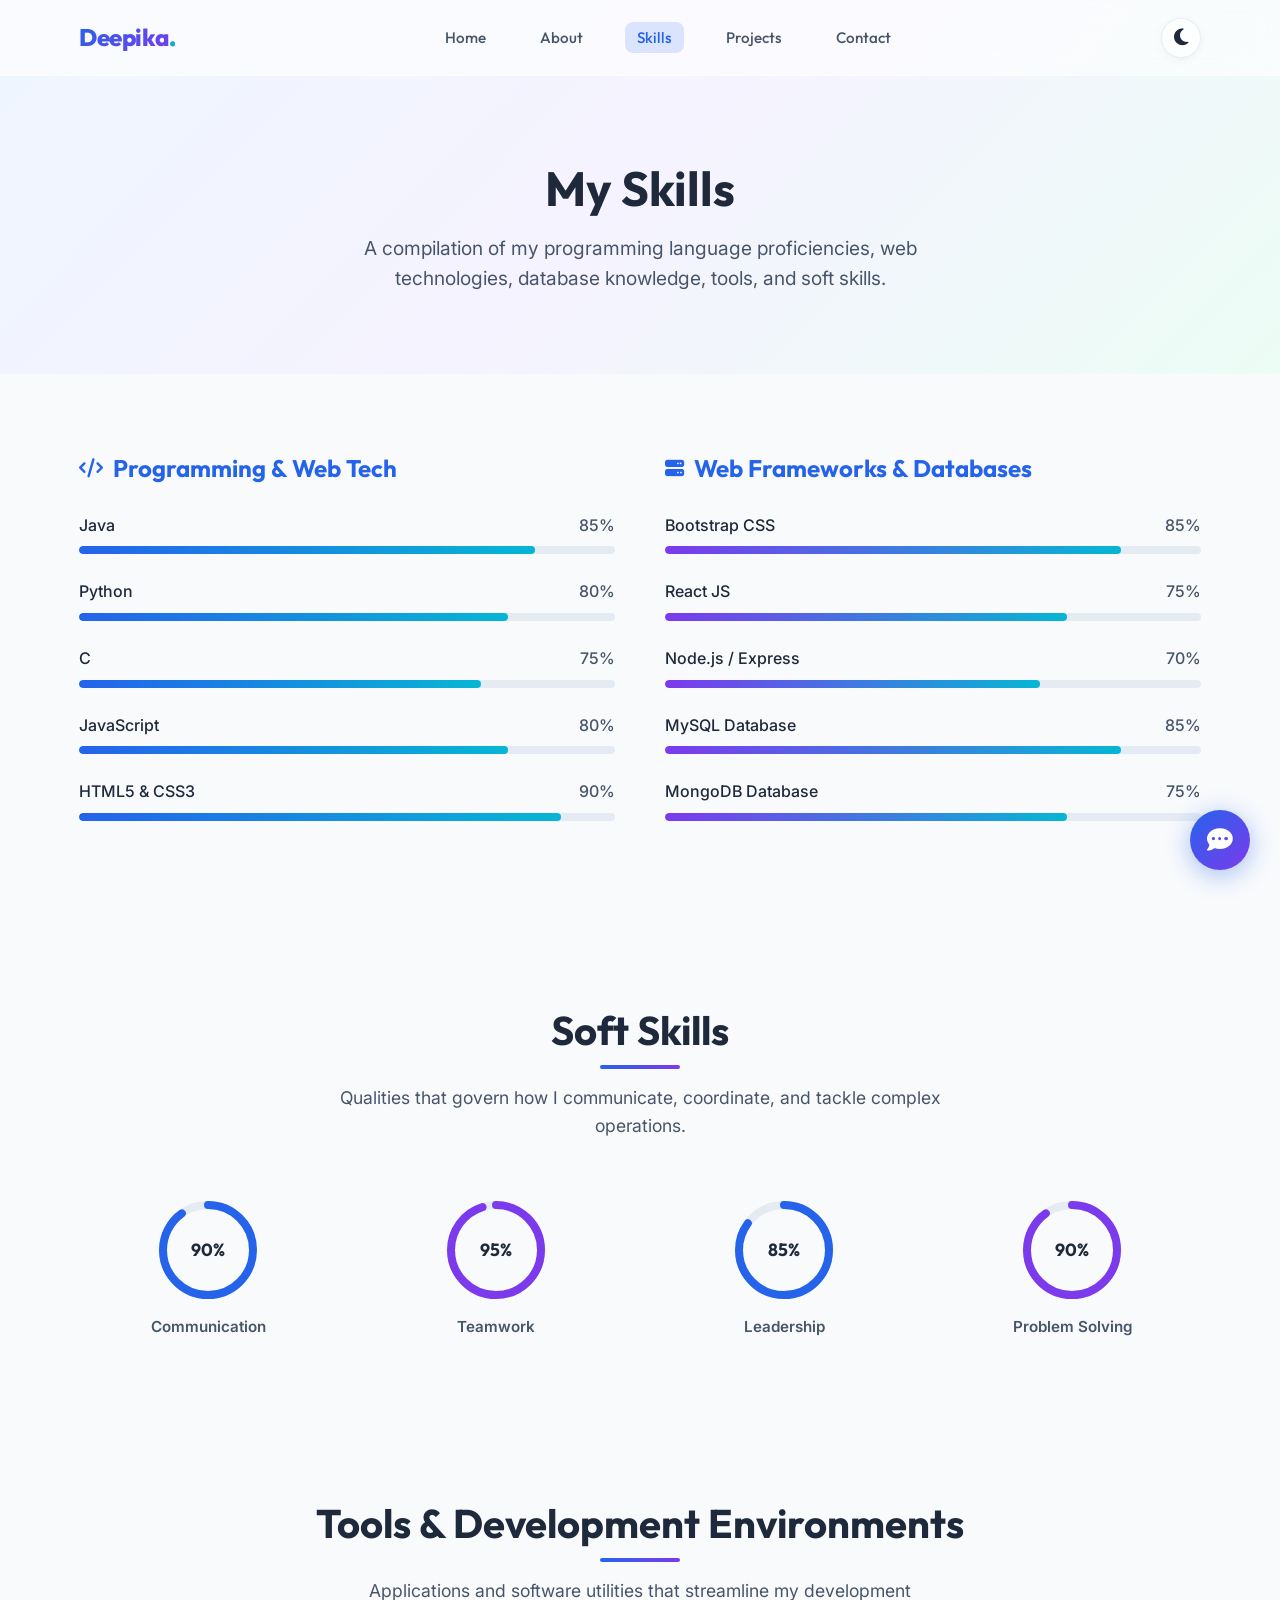
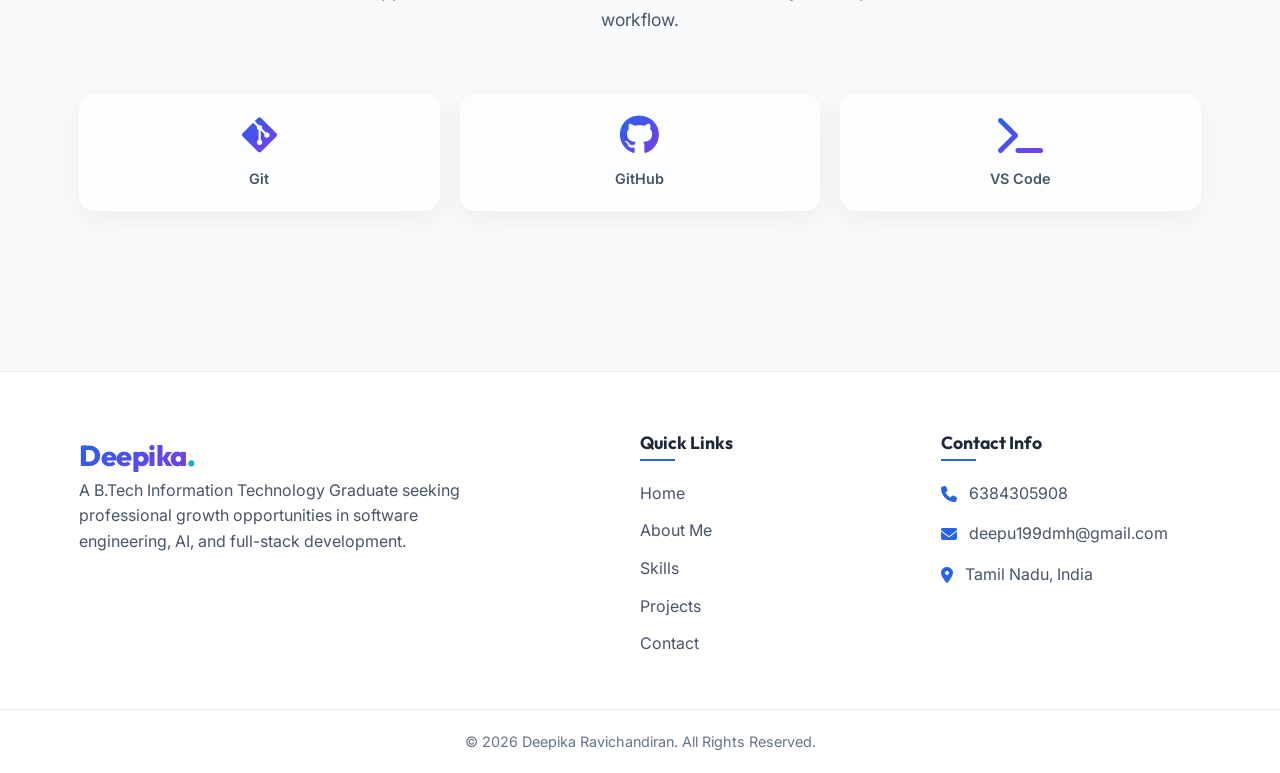
<file: skills.html>
<!DOCTYPE html>
<html lang="en">
<head>
    <meta charset="UTF-8">
    <meta name="viewport" content="width=device-width, initial-scale=1.0">
    <title>Deepika Ravichandiran | Skills & Expertise</title>
    <meta name="description" content="Explore the technical capabilities, programming skills, databases, web tools, and soft skill proficiencies of Deepika Ravichandiran.">
    <!-- FontAwesome Icons -->
    <link rel="stylesheet" href="https://cdnjs.cloudflare.com/ajax/libs/font-awesome/6.4.0/css/all.min.css">
    <!-- Main Style Sheet -->
    <link rel="stylesheet" href="style.css">
</head>
<body>

    <!-- 1. LOADING SCREEN -->
    <div id="preloader">
        <div class="loader-spinner"></div>
    </div>

    <!-- 2. SCROLL PROGRESS INDICATOR -->
    <div id="scroll-progress-container">
        <div id="scroll-progress-bar"></div>
    </div>

    <!-- 3. NAVIGATION HEADER -->
    <header class="main-header">
        <div class="container navbar">
            <a href="index.html" class="logo">Deepika<span>.</span></a>
            <nav>
                <ul class="nav-links" id="nav-links">
                    <li><a href="index.html">Home</a></li>
                    <li><a href="about.html">About</a></li>
                    <li><a href="skills.html" class="active">Skills</a></li>
                    <li><a href="projects.html">Projects</a></li>
                    <li><a href="contact.html">Contact</a></li>
                </ul>
            </nav>
            <div class="nav-controls">
                <button id="theme-toggle" class="theme-toggle" aria-label="Toggle Dark Mode">
                    <i class="fas fa-moon"></i>
                </button>
                <div class="hamburger" id="hamburger" aria-label="Menu Toggle">
                    <span></span>
                    <span></span>
                    <span></span>
                </div>
            </div>
        </div>
    </header>

    <!-- 4. PAGE TITLE HEADER -->
    <header class="page-header">
        <div class="container">
            <h1>My Skills</h1>
            <p>A compilation of my programming language proficiencies, web technologies, database knowledge, tools, and soft skills.</p>
        </div>
    </header>

    <main>
        <!-- 5. TECHNICAL SKILLS SECTION -->
        <section class="technical-skills-section">
            <div class="container skills-container">
                <!-- Left Column: Programming & Web Technologies -->
                <div class="skills-list-left">
                    <h3 class="skills-category-title"><i class="fas fa-code"></i> Programming & Web Tech</h3>
                    
                    <!-- Java -->
                    <div class="skill-bar-group">
                        <div class="skill-bar-info">
                            <span class="skill-bar-name">Java</span>
                            <span class="skill-bar-percent">85%</span>
                        </div>
                        <div class="skill-bar-bg">
                            <div class="skill-bar-fill" data-percent="85"></div>
                        </div>
                    </div>
                    
                    <!-- Python -->
                    <div class="skill-bar-group">
                        <div class="skill-bar-info">
                            <span class="skill-bar-name">Python</span>
                            <span class="skill-bar-percent">80%</span>
                        </div>
                        <div class="skill-bar-bg">
                            <div class="skill-bar-fill" data-percent="80"></div>
                        </div>
                    </div>
                    
                    <!-- C -->
                    <div class="skill-bar-group">
                        <div class="skill-bar-info">
                            <span class="skill-bar-name">C</span>
                            <span class="skill-bar-percent">75%</span>
                        </div>
                        <div class="skill-bar-bg">
                            <div class="skill-bar-fill" data-percent="75"></div>
                        </div>
                    </div>

                    <!-- JavaScript -->
                    <div class="skill-bar-group">
                        <div class="skill-bar-info">
                            <span class="skill-bar-name">JavaScript</span>
                            <span class="skill-bar-percent">80%</span>
                        </div>
                        <div class="skill-bar-bg">
                            <div class="skill-bar-fill" data-percent="80"></div>
                        </div>
                    </div>

                    <!-- HTML5 / CSS3 -->
                    <div class="skill-bar-group">
                        <div class="skill-bar-info">
                            <span class="skill-bar-name">HTML5 & CSS3</span>
                            <span class="skill-bar-percent">90%</span>
                        </div>
                        <div class="skill-bar-bg">
                            <div class="skill-bar-fill" data-percent="90"></div>
                        </div>
                    </div>
                </div>

                <!-- Right Column: Frameworks & Databases -->
                <div class="skills-list-right">
                    <h3 class="skills-category-title"><i class="fas fa-server"></i> Web Frameworks & Databases</h3>

                    <!-- Bootstrap -->
                    <div class="skill-bar-group">
                        <div class="skill-bar-info">
                            <span class="skill-bar-name">Bootstrap CSS</span>
                            <span class="skill-bar-percent">85%</span>
                        </div>
                        <div class="skill-bar-bg">
                            <div class="skill-bar-fill" data-percent="85"></div>
                        </div>
                    </div>

                    <!-- React -->
                    <div class="skill-bar-group">
                        <div class="skill-bar-info">
                            <span class="skill-bar-name">React JS</span>
                            <span class="skill-bar-percent">75%</span>
                        </div>
                        <div class="skill-bar-bg">
                            <div class="skill-bar-fill" data-percent="75"></div>
                        </div>
                    </div>

                    <!-- Node.js -->
                    <div class="skill-bar-group">
                        <div class="skill-bar-info">
                            <span class="skill-bar-name">Node.js / Express</span>
                            <span class="skill-bar-percent">70%</span>
                        </div>
                        <div class="skill-bar-bg">
                            <div class="skill-bar-fill" data-percent="70"></div>
                        </div>
                    </div>

                    <!-- MySQL -->
                    <div class="skill-bar-group">
                        <div class="skill-bar-info">
                            <span class="skill-bar-name">MySQL Database</span>
                            <span class="skill-bar-percent">85%</span>
                        </div>
                        <div class="skill-bar-bg">
                            <div class="skill-bar-fill" data-percent="85"></div>
                        </div>
                    </div>

                    <!-- MongoDB -->
                    <div class="skill-bar-group">
                        <div class="skill-bar-info">
                            <span class="skill-bar-name">MongoDB Database</span>
                            <span class="skill-bar-percent">75%</span>
                        </div>
                        <div class="skill-bar-bg">
                            <div class="skill-bar-fill" data-percent="75"></div>
                        </div>
                    </div>
                </div>
            </div>
        </section>

        <!-- 6. SOFT SKILLS SECTION (CIRCULAR PROGRESS) -->
        <section class="soft-skills-section">
            <div class="container">
                <div class="section-title">
                    <h2>Soft Skills</h2>
                    <p>Qualities that govern how I communicate, coordinate, and tackle complex operations.</p>
                </div>
                <div class="circular-skills-grid">
                    <!-- Communication -->
                    <div class="circular-skill-item" data-percent="90">
                        <div class="circular-progress-wrapper">
                            <svg>
                                <circle class="circular-progress-bg" cx="50" cy="50" r="45"></circle>
                                <circle class="circular-progress-bar" cx="50" cy="50" r="45"></circle>
                            </svg>
                            <div class="circular-progress-text">90%</div>
                        </div>
                        <div class="circular-skill-name">Communication</div>
                    </div>

                    <!-- Teamwork -->
                    <div class="circular-skill-item" data-percent="95">
                        <div class="circular-progress-wrapper">
                            <svg>
                                <circle class="circular-progress-bg" cx="50" cy="50" r="45"></circle>
                                <circle class="circular-progress-bar" cx="50" cy="50" r="45"></circle>
                            </svg>
                            <div class="circular-progress-text">95%</div>
                        </div>
                        <div class="circular-skill-name">Teamwork</div>
                    </div>

                    <!-- Leadership -->
                    <div class="circular-skill-item" data-percent="85">
                        <div class="circular-progress-wrapper">
                            <svg>
                                <circle class="circular-progress-bg" cx="50" cy="50" r="45"></circle>
                                <circle class="circular-progress-bar" cx="50" cy="50" r="45"></circle>
                            </svg>
                            <div class="circular-progress-text">85%</div>
                        </div>
                        <div class="circular-skill-name">Leadership</div>
                    </div>

                    <!-- Problem Solving -->
                    <div class="circular-skill-item" data-percent="90">
                        <div class="circular-progress-wrapper">
                            <svg>
                                <circle class="circular-progress-bg" cx="50" cy="50" r="45"></circle>
                                <circle class="circular-progress-bar" cx="50" cy="50" r="45"></circle>
                            </svg>
                            <div class="circular-progress-text">90%</div>
                        </div>
                        <div class="circular-skill-name">Problem Solving</div>
                    </div>
                </div>
            </div>
        </section>

        <!-- 7. TOOLS SECTION -->
        <section class="tools-section">
            <div class="container">
                <div class="section-title">
                    <h2>Tools & Development Environments</h2>
                    <p>Applications and software utilities that streamline my development workflow.</p>
                </div>
                <div class="tools-grid">
                    <!-- Git -->
                    <div class="glass-card tool-card">
                        <i class="fab fa-git-alt"></i>
                        <span>Git</span>
                    </div>
                    <!-- GitHub -->
                    <div class="glass-card tool-card">
                        <i class="fab fa-github"></i>
                        <span>GitHub</span>
                    </div>
                    <!-- VS Code -->
                    <div class="glass-card tool-card">
                        <i class="fas fa-terminal"></i>
                        <span>VS Code</span>
                    </div>
                </div>
            </div>
        </section>
    </main>

    <!-- 8. FOOTER -->
    <footer>
        <div class="container footer-grid">
            <div class="footer-about">
                <a href="index.html" class="logo footer-logo">Deepika<span>.</span></a>
                <p>A B.Tech Information Technology Graduate seeking professional growth opportunities in software engineering, AI, and full-stack development.</p>
            </div>
            <div class="footer-links">
                <h4>Quick Links</h4>
                <ul>
                    <li><a href="index.html">Home</a></li>
                    <li><a href="about.html">About Me</a></li>
                    <li><a href="skills.html">Skills</a></li>
                    <li><a href="projects.html">Projects</a></li>
                    <li><a href="contact.html">Contact</a></li>
                </ul>
            </div>
            <div class="footer-contact">
                <h4>Contact Info</h4>
                <ul>
                    <li><i class="fas fa-phone"></i> <span>6384305908</span></li>
                    <li><i class="fas fa-envelope"></i> <span><a href="mailto:deepu199dmh@gmail.com">deepu199dmh@gmail.com</a></span></li>
                    <li><i class="fas fa-map-marker-alt"></i> <span>Tamil Nadu, India</span></li>
                </ul>
            </div>
        </div>
        <div class="footer-bottom">
            <p>&copy; 2026 Deepika Ravichandiran. All Rights Reserved.</p>
        </div>
    </footer>

    <!-- 9. SCROLL TO TOP -->
    <div id="scroll-to-top" aria-label="Scroll to top">
        <i class="fas fa-arrow-up"></i>
    </div>

    <!-- Script file -->
    <script src="script.js"></script>
</body>
</html>
</file>
<file: style.css>
@import url('https://fonts.googleapis.com/css2?family=Inter:wght@300;400;500;600;700&family=Outfit:wght@400;500;600;700;800&display=swap');

/* --- CUSTOM PROPERTIES --- */
:root {
    --primary: #2563EB;
    --primary-glow: rgba(37, 99, 235, 0.15);
    --secondary: #7C3AED;
    --accent: #06B6D4;
    --font-heading: 'Outfit', sans-serif;
    --font-body: 'Inter', sans-serif;

    /* Light Theme */
    --bg-base: #F8FAFC;
    --bg-surface: rgba(255, 255, 255, 0.7);
    --bg-surface-opaque: #ffffff;
    --border-color: rgba(226, 232, 240, 0.8);
    --text-primary: #1E293B;
    --text-secondary: #475569;
    --text-muted: #64748B;
    --shadow-sm: 0 2px 8px rgba(0, 0, 0, 0.05);
    --shadow-md: 0 8px 30px rgba(0, 0, 0, 0.06);
    --shadow-lg: 0 20px 40px rgba(0, 0, 0, 0.08);
    --glass-bg: rgba(255, 255, 255, 0.6);
    --glass-border: rgba(255, 255, 255, 0.5);
    --gradient-hero: linear-gradient(135deg, #EFF6FF 0%, #F5F3FF 50%, #ECFDF5 100%);
    --scrollbar-track: #F1F5F9;
    --scrollbar-thumb: #CBD5E1;
}

[data-theme="dark"] {
    /* Dark Theme */
    --bg-base: #0F172A;
    --bg-surface: rgba(30, 41, 59, 0.7);
    --bg-surface-opaque: #1E293B;
    --border-color: rgba(51, 65, 85, 0.8);
    --text-primary: #F8FAFC;
    --text-secondary: #CBD5E1;
    --text-muted: #94A3B8;
    --shadow-sm: 0 2px 8px rgba(0, 0, 0, 0.3);
    --shadow-md: 0 8px 30px rgba(0, 0, 0, 0.4);
    --shadow-lg: 0 20px 40px rgba(0, 0, 0, 0.5);
    --glass-bg: rgba(15, 23, 42, 0.6);
    --glass-border: rgba(255, 255, 255, 0.05);
    --gradient-hero: linear-gradient(135deg, #090D1A 0%, #15102A 50%, #081C24 100%);
    --scrollbar-track: #1E293B;
    --scrollbar-thumb: #475569;
}

/* --- RESET & GENERAL --- */
* {
    margin: 0;
    padding: 0;
    box-sizing: border-box;
    transition: background-color 0.3s ease, border-color 0.3s ease;
}

html {
    scroll-behavior: smooth;
    font-size: 16px;
}

body {
    font-family: var(--font-body);
    background-color: var(--bg-base);
    color: var(--text-primary);
    line-height: 1.6;
    overflow-x: hidden;
}

h1, h2, h3, h4, h5, h6 {
    font-family: var(--font-heading);
    font-weight: 700;
    color: var(--text-primary);
    line-height: 1.2;
}

a {
    color: inherit;
    text-decoration: none;
    transition: color 0.2s ease, transform 0.2s ease;
}

li {
    list-style: none;
}

img, svg {
    max-width: 100%;
    height: auto;
    vertical-align: middle;
}

/* --- SCROLLBAR --- */
::-webkit-scrollbar {
    width: 8px;
    height: 8px;
}
::-webkit-scrollbar-track {
    background: var(--scrollbar-track);
}
::-webkit-scrollbar-thumb {
    background: var(--scrollbar-thumb);
    border-radius: 4px;
}
::-webkit-scrollbar-thumb:hover {
    background: var(--primary);
}

/* --- PRELOADER --- */
#preloader {
    position: fixed;
    top: 0;
    left: 0;
    width: 100%;
    height: 100%;
    background-color: var(--bg-base);
    display: flex;
    justify-content: center;
    align-items: center;
    z-index: 9999;
    transition: opacity 0.5s ease, visibility 0.5s ease;
}
.loader-spinner {
    width: 50px;
    height: 50px;
    border: 3px solid var(--border-color);
    border-top: 3px solid var(--primary);
    border-radius: 50%;
    animation: spin 1s linear infinite;
}
@keyframes spin {
    0% { transform: rotate(0deg); }
    100% { transform: rotate(360deg); }
}

/* --- SCROLL PROGRESS & SCROLL TO TOP --- */
#scroll-progress-container {
    position: fixed;
    top: 0;
    left: 0;
    width: 100%;
    height: 4px;
    z-index: 1001;
    background: transparent;
}
#scroll-progress-bar {
    height: 100%;
    background: linear-gradient(to right, var(--primary), var(--secondary), var(--accent));
    width: 0%;
}
#scroll-to-top {
    position: fixed;
    bottom: 30px;
    left: 30px;
    width: 48px;
    height: 48px;
    border-radius: 50%;
    background-color: var(--primary);
    color: white;
    display: flex;
    justify-content: center;
    align-items: center;
    cursor: pointer;
    box-shadow: var(--shadow-md);
    opacity: 0;
    visibility: hidden;
    transform: translateY(10px);
    transition: all 0.3s ease;
    z-index: 999;
}
#scroll-to-top.show {
    opacity: 1;
    visibility: visible;
    transform: translateY(0);
}
#scroll-to-top:hover {
    background-color: var(--secondary);
    transform: translateY(-5px);
    box-shadow: 0 10px 20px rgba(124, 58, 237, 0.3);
}

/* --- GLASSMORPHISM CARD --- */
.glass-card {
    background: var(--glass-bg);
    border: 1px solid var(--glass-border);
    backdrop-filter: blur(16px) saturate(180%);
    -webkit-backdrop-filter: blur(16px) saturate(180%);
    border-radius: 20px;
    box-shadow: var(--shadow-md);
    transition: transform 0.3s cubic-bezier(0.175, 0.885, 0.32, 1.275), box-shadow 0.3s ease, border-color 0.3s ease;
}
.glass-card:hover {
    transform: translateY(-5px);
    box-shadow: var(--shadow-lg);
    border-color: rgba(37, 99, 235, 0.25);
}

/* --- CONTAINER & BUTTONS --- */
.container {
    width: 90%;
    max-width: 1200px;
    margin: 0 auto;
    padding: 0 15px;
}
.btn {
    display: inline-flex;
    align-items: center;
    justify-content: center;
    padding: 0.8rem 1.6rem;
    font-family: var(--font-heading);
    font-weight: 600;
    border-radius: 50px;
    font-size: 0.95rem;
    cursor: pointer;
    transition: all 0.3s cubic-bezier(0.4, 0, 0.2, 1);
    gap: 8px;
    border: none;
}
.btn-primary {
    background: linear-gradient(135deg, var(--primary) 0%, var(--secondary) 100%);
    color: white;
    box-shadow: 0 4px 15px rgba(37, 99, 235, 0.3);
}
.btn-primary:hover {
    transform: translateY(-3px);
    box-shadow: 0 10px 20px rgba(37, 99, 235, 0.4);
    filter: brightness(1.1);
}
.btn-secondary {
    background: var(--bg-surface);
    color: var(--text-primary);
    border: 1px solid var(--border-color);
}
.btn-secondary:hover {
    transform: translateY(-3px);
    background-color: var(--bg-surface-opaque);
    border-color: var(--primary);
    box-shadow: var(--shadow-md);
}
.btn-outline {
    background: transparent;
    color: var(--primary);
    border: 2px solid var(--primary);
}
.btn-outline:hover {
    background: var(--primary);
    color: white;
    transform: translateY(-3px);
    box-shadow: 0 5px 15px var(--primary-glow);
}

/* --- HEADER & NAVIGATION --- */
.main-header {
    position: fixed;
    top: 0;
    left: 0;
    width: 100%;
    z-index: 1000;
    background: var(--glass-bg);
    backdrop-filter: blur(12px);
    -webkit-backdrop-filter: blur(12px);
    border-bottom: 1px solid var(--glass-border);
    transition: padding 0.3s ease, background 0.3s ease;
}
.navbar {
    display: flex;
    justify-content: space-between;
    align-items: center;
    height: 75px;
}
.logo {
    font-family: var(--font-heading);
    font-size: 1.5rem;
    font-weight: 800;
    background: linear-gradient(135deg, var(--primary) 0%, var(--secondary) 100%);
    -webkit-background-clip: text;
    -webkit-text-fill-color: transparent;
    letter-spacing: -0.5px;
}
.logo span {
    color: var(--accent);
    -webkit-text-fill-color: var(--accent);
}
.nav-links {
    display: flex;
    align-items: center;
    gap: 30px;
}
.nav-links a {
    font-family: var(--font-heading);
    font-weight: 500;
    font-size: 0.95rem;
    padding: 6px 12px;
    border-radius: 8px;
    color: var(--text-secondary);
}
.nav-links a:hover, .nav-links a.active {
    color: var(--primary);
    background: var(--primary-glow);
}
.nav-controls {
    display: flex;
    align-items: center;
    gap: 15px;
}
.theme-toggle {
    width: 40px;
    height: 40px;
    border-radius: 50%;
    background: var(--bg-surface);
    border: 1px solid var(--border-color);
    cursor: pointer;
    display: flex;
    align-items: center;
    justify-content: center;
    color: var(--text-primary);
    font-size: 1.2rem;
    box-shadow: var(--shadow-sm);
    transition: all 0.3s ease;
}
.theme-toggle:hover {
    transform: rotate(15deg) scale(1.05);
    background: var(--bg-surface-opaque);
    color: var(--primary);
}
.hamburger {
    display: none;
    flex-direction: column;
    justify-content: space-between;
    width: 24px;
    height: 18px;
    cursor: pointer;
    z-index: 1002;
}
.hamburger span {
    display: block;
    width: 100%;
    height: 2px;
    background-color: var(--text-primary);
    border-radius: 2px;
    transition: all 0.3s ease;
}

/* --- FOOTER --- */
footer {
    background-color: var(--bg-surface-opaque);
    border-top: 1px solid var(--border-color);
    padding: 60px 0 20px 0;
    margin-top: 80px;
}
.footer-grid {
    display: grid;
    grid-template-columns: 2fr 1fr 1fr;
    gap: 40px;
    margin-bottom: 40px;
}
.footer-about .footer-logo {
    font-size: 1.8rem;
    margin-bottom: 15px;
}
.footer-about p {
    color: var(--text-secondary);
    margin-bottom: 20px;
    max-width: 400px;
}
.footer-links h4, .footer-contact h4 {
    font-size: 1.1rem;
    margin-bottom: 20px;
    position: relative;
    padding-bottom: 8px;
}
.footer-links h4::after, .footer-contact h4::after {
    content: '';
    position: absolute;
    bottom: 0;
    left: 0;
    width: 35px;
    height: 2px;
    background-color: var(--primary);
}
.footer-links ul li {
    margin-bottom: 12px;
}
.footer-links ul li a {
    color: var(--text-secondary);
}
.footer-links ul li a:hover {
    color: var(--primary);
    padding-left: 5px;
}
.footer-contact li {
    display: flex;
    align-items: center;
    gap: 12px;
    color: var(--text-secondary);
    margin-bottom: 15px;
}
.footer-contact li i {
    color: var(--primary);
}
.footer-bottom {
    border-top: 1px solid var(--border-color);
    padding-top: 20px;
    text-align: center;
    color: var(--text-muted);
    font-size: 0.9rem;
}

/* --- PAGE HERO ANIMATIONS --- */
.page-header {
    background: var(--gradient-hero);
    padding: 160px 0 80px 0;
    text-align: center;
    position: relative;
    overflow: hidden;
}
.page-header h1 {
    font-size: 3rem;
    margin-bottom: 15px;
    animation: slideUp 0.8s ease forwards;
}
.page-header p {
    font-size: 1.2rem;
    color: var(--text-secondary);
    max-width: 600px;
    margin: 0 auto;
    animation: slideUp 1s ease forwards;
}
@keyframes slideUp {
    from { opacity: 0; transform: translateY(30px); }
    to { opacity: 1; transform: translateY(0); }
}

/* --- SECTION GENERAL --- */
section {
    padding: 80px 0;
}
.section-title {
    text-align: center;
    margin-bottom: 60px;
}
.section-title h2 {
    font-size: 2.5rem;
    margin-bottom: 15px;
    position: relative;
    display: inline-block;
    padding-bottom: 15px;
}
.section-title h2::after {
    content: '';
    position: absolute;
    bottom: 0;
    left: 50%;
    transform: translateX(-50%);
    width: 80px;
    height: 4px;
    border-radius: 2px;
    background: linear-gradient(to right, var(--primary), var(--secondary));
}
.section-title p {
    color: var(--text-secondary);
    max-width: 600px;
    margin: 0 auto;
    font-size: 1.1rem;
}

/* ==========================================================================
   PAGE: HOME (index.html)
   ========================================================================== */
.hero {
    position: relative;
    min-height: 100vh;
    display: flex;
    align-items: center;
    background: var(--gradient-hero);
    padding-top: 100px;
    overflow: hidden;
}
.hero::before {
    content: '';
    position: absolute;
    width: 600px;
    height: 600px;
    border-radius: 50%;
    background: radial-gradient(circle, rgba(37,99,235,0.08) 0%, transparent 70%);
    top: -100px;
    right: -100px;
    z-index: 0;
}
.hero::after {
    content: '';
    position: absolute;
    width: 500px;
    height: 500px;
    border-radius: 50%;
    background: radial-gradient(circle, rgba(124,58,237,0.06) 0%, transparent 70%);
    bottom: -150px;
    left: -150px;
    z-index: 0;
}
.hero-grid {
    display: grid;
    grid-template-columns: 1.2fr 0.8fr;
    gap: 40px;
    align-items: center;
    position: relative;
    z-index: 1;
}
.hero-content {
    animation: fadeIn 1s ease;
}
.hero-tag {
    display: inline-block;
    padding: 6px 16px;
    border-radius: 50px;
    background: var(--primary-glow);
    color: var(--primary);
    font-weight: 600;
    font-size: 0.9rem;
    margin-bottom: 20px;
    border: 1px solid rgba(37, 99, 235, 0.2);
}
.hero-title {
    font-size: 3.5rem;
    line-height: 1.1;
    margin-bottom: 15px;
}
.hero-title span {
    background: linear-gradient(135deg, var(--primary) 0%, var(--secondary) 100%);
    -webkit-background-clip: text;
    -webkit-text-fill-color: transparent;
}
.hero-typing {
    font-size: 1.5rem;
    color: var(--text-secondary);
    min-height: 40px;
    margin-bottom: 25px;
    font-weight: 500;
    display: flex;
    align-items: center;
}
.typing-cursor {
    display: inline-block;
    width: 3px;
    height: 1.2em;
    background-color: var(--primary);
    margin-left: 5px;
    animation: blink 0.7s infinite;
}
@keyframes blink {
    0%, 100% { opacity: 0; }
    50% { opacity: 1; }
}
.hero-desc {
    font-size: 1.1rem;
    color: var(--text-secondary);
    margin-bottom: 35px;
    max-width: 580px;
}
.hero-btns {
    display: flex;
    gap: 15px;
    flex-wrap: wrap;
}
.hero-image-container {
    display: flex;
    justify-content: center;
    position: relative;
}
.hero-img-backdrop {
    position: absolute;
    width: 320px;
    height: 320px;
    background: linear-gradient(135deg, var(--primary), var(--secondary));
    border-radius: 30% 70% 70% 30% / 30% 30% 70% 70%;
    animation: morphing 15s ease-in-out infinite alternate;
    opacity: 0.2;
    z-index: 0;
}
.hero-img {
    width: 320px;
    height: 320px;
    border-radius: 30% 70% 70% 30% / 30% 30% 70% 70%;
    background: var(--bg-surface);
    border: 3px solid var(--border-color);
    overflow: hidden;
    position: relative;
    z-index: 1;
    display: flex;
    align-items: center;
    justify-content: center;
    box-shadow: var(--shadow-lg);
    animation: morphing 15s ease-in-out infinite alternate;
}
.hero-img svg {
    width: 140px;
    height: 140px;
    color: var(--primary);
}
@keyframes morphing {
    0% { border-radius: 30% 70% 70% 30% / 30% 30% 70% 70%; }
    25% { border-radius: 58% 42% 75% 25% / 76% 46% 54% 24%; }
    50% { border-radius: 50% 50% 33% 67% / 55% 27% 73% 45%; }
    75% { border-radius: 33% 67% 58% 42% / 63% 68% 32% 37%; }
    100% { border-radius: 30% 70% 70% 30% / 30% 30% 70% 70%; }
}

/* HOME highlights */
.highlights-grid {
    display: grid;
    grid-template-columns: repeat(auto-fit, minmax(260px, 1fr));
    gap: 30px;
}
.highlight-card {
    padding: 40px 30px;
    text-align: center;
}
.highlight-icon {
    width: 60px;
    height: 60px;
    border-radius: 16px;
    background: var(--primary-glow);
    color: var(--primary);
    display: flex;
    align-items: center;
    justify-content: center;
    margin: 0 auto 20px auto;
    font-size: 1.5rem;
    border: 1px solid rgba(37, 99, 235, 0.1);
}
.highlight-card:nth-child(2) .highlight-icon {
    background: rgba(124, 58, 237, 0.1);
    color: var(--secondary);
    border-color: rgba(124, 58, 237, 0.1);
}
.highlight-card:nth-child(3) .highlight-icon {
    background: rgba(6, 182, 212, 0.1);
    color: var(--accent);
    border-color: rgba(6, 182, 212, 0.1);
}
.highlight-card h3 {
    font-size: 1.3rem;
    margin-bottom: 12px;
}
.highlight-card p {
    color: var(--text-secondary);
    font-size: 0.95rem;
    margin-bottom: 20px;
}
.highlight-card .learn-more {
    font-weight: 600;
    font-size: 0.9rem;
    color: var(--primary);
    display: inline-flex;
    align-items: center;
    gap: 5px;
}
.highlight-card .learn-more i {
    transition: transform 0.2s ease;
}
.highlight-card:hover .learn-more i {
    transform: translateX(4px);
}

/* HOME statistics */
.stats {
    background-color: var(--bg-surface-opaque);
    border-top: 1px solid var(--border-color);
    border-bottom: 1px solid var(--border-color);
}
.stats-grid {
    display: grid;
    grid-template-columns: repeat(auto-fit, minmax(200px, 1fr));
    gap: 30px;
}
.stat-item {
    text-align: center;
    padding: 20px 0;
}
.stat-number {
    font-family: var(--font-heading);
    font-size: 3rem;
    font-weight: 800;
    background: linear-gradient(135deg, var(--primary) 0%, var(--secondary) 100%);
    -webkit-background-clip: text;
    -webkit-text-fill-color: transparent;
    margin-bottom: 8px;
}
.stat-label {
    font-size: 1rem;
    font-weight: 600;
    color: var(--text-secondary);
    text-transform: uppercase;
    letter-spacing: 1px;
}

/* HOME CTA */
.cta-container {
    text-align: center;
    padding: 60px 40px;
    position: relative;
    overflow: hidden;
}
.cta-container::before {
    content: '';
    position: absolute;
    top: 0;
    left: 0;
    right: 0;
    bottom: 0;
    background: linear-gradient(135deg, rgba(37, 99, 235, 0.05) 0%, rgba(124, 58, 237, 0.05) 100%);
    z-index: 0;
}
.cta-content {
    position: relative;
    z-index: 1;
}
.cta-title {
    font-size: 2.5rem;
    margin-bottom: 15px;
}
.cta-desc {
    color: var(--text-secondary);
    font-size: 1.1rem;
    max-width: 600px;
    margin: 0 auto 30px auto;
}

/* ==========================================================================
   PAGE: ABOUT (about.html)
   ========================================================================== */
.about-summary {
    display: grid;
    grid-template-columns: 1fr 1fr;
    gap: 50px;
    align-items: center;
}
.about-summary-img-container {
    display: flex;
    justify-content: center;
}
.about-summary-img {
    width: 100%;
    max-width: 420px;
    height: 340px;
    border-radius: 24px;
    background: var(--bg-surface);
    border: 1px solid var(--border-color);
    display: flex;
    justify-content: center;
    align-items: center;
    box-shadow: var(--shadow-md);
}
.about-summary-img svg {
    width: 160px;
    height: 160px;
    color: var(--primary);
    opacity: 0.8;
}
.about-profile h3 {
    font-size: 1.8rem;
    margin-bottom: 20px;
    color: var(--primary);
}
.about-profile p {
    color: var(--text-secondary);
    margin-bottom: 20px;
}
.about-profile-info {
    display: grid;
    grid-template-columns: 1fr 1fr;
    gap: 15px 30px;
    margin-top: 30px;
}
.info-item {
    font-size: 0.95rem;
}
.info-item strong {
    color: var(--text-primary);
}
.info-item span {
    color: var(--text-secondary);
}

/* Education Timeline */
.timeline {
    position: relative;
    max-width: 800px;
    margin: 40px auto 0 auto;
    padding-left: 30px;
}
.timeline::before {
    content: '';
    position: absolute;
    left: 0;
    top: 0;
    width: 3px;
    height: 100%;
    background: linear-gradient(to bottom, var(--primary), var(--secondary), transparent);
}
.timeline-item {
    position: relative;
    margin-bottom: 40px;
}
.timeline-item::before {
    content: '';
    position: absolute;
    left: -35px;
    top: 5px;
    width: 14px;
    height: 14px;
    border-radius: 50%;
    background: var(--primary);
    border: 3px solid var(--bg-base);
    box-shadow: 0 0 0 3px var(--primary-glow);
    z-index: 1;
}
.timeline-item:hover::before {
    background: var(--secondary);
    box-shadow: 0 0 0 5px rgba(124, 58, 237, 0.2);
}
.timeline-date {
    display: inline-block;
    padding: 4px 12px;
    border-radius: 50px;
    background: var(--primary-glow);
    color: var(--primary);
    font-size: 0.85rem;
    font-weight: 600;
    margin-bottom: 12px;
}
.timeline-card {
    padding: 25px;
}
.timeline-card h3 {
    font-size: 1.25rem;
    margin-bottom: 6px;
}
.timeline-card h4 {
    font-size: 0.95rem;
    color: var(--text-muted);
    font-weight: 500;
    margin-bottom: 12px;
}
.timeline-card p {
    color: var(--text-secondary);
    font-size: 0.9rem;
}

/* Strengths Section */
.strengths-grid {
    display: grid;
    grid-template-columns: repeat(auto-fit, minmax(280px, 1fr));
    gap: 25px;
}
.strength-card {
    padding: 30px;
    display: flex;
    gap: 20px;
    align-items: flex-start;
}
.strength-icon {
    width: 50px;
    height: 50px;
    border-radius: 12px;
    background: var(--primary-glow);
    color: var(--primary);
    display: flex;
    align-items: center;
    justify-content: center;
    font-size: 1.25rem;
    flex-shrink: 0;
    border: 1px solid rgba(37, 99, 235, 0.1);
}
.strength-card:nth-child(even) .strength-icon {
    background: rgba(124, 58, 237, 0.1);
    color: var(--secondary);
    border-color: rgba(124, 58, 237, 0.1);
}
.strength-info h3 {
    font-size: 1.15rem;
    margin-bottom: 8px;
}
.strength-info p {
    color: var(--text-secondary);
    font-size: 0.9rem;
}

/* Objective Section */
.objective-card {
    max-width: 800px;
    margin: 0 auto;
    padding: 40px;
    text-align: center;
    border-left: 5px solid var(--primary);
    border-radius: 0 20px 20px 0;
}
.objective-card p {
    font-size: 1.15rem;
    color: var(--text-secondary);
    font-style: italic;
    line-height: 1.8;
}

/* ==========================================================================
   PAGE: SKILLS (skills.html)
   ========================================================================== */
.skills-container {
    display: grid;
    grid-template-columns: 1fr 1fr;
    gap: 50px;
}
.skills-category-title {
    font-size: 1.5rem;
    margin-bottom: 30px;
    color: var(--primary);
    display: flex;
    align-items: center;
    gap: 10px;
}
.skills-category-title i {
    font-size: 1.2rem;
}

/* Progress bar skills */
.skill-bar-group {
    margin-bottom: 25px;
}
.skill-bar-info {
    display: flex;
    justify-content: space-between;
    margin-bottom: 8px;
    font-weight: 500;
}
.skill-bar-name {
    color: var(--text-primary);
}
.skill-bar-percent {
    color: var(--text-secondary);
}
.skill-bar-bg {
    height: 8px;
    background-color: var(--border-color);
    border-radius: 10px;
    overflow: hidden;
}
.skill-bar-fill {
    height: 100%;
    background: linear-gradient(to right, var(--primary), var(--accent));
    border-radius: 10px;
    width: 0%;
    transition: width 1.5s cubic-bezier(0.1, 0.8, 0.2, 1);
}
.skills-list-right .skill-bar-fill {
    background: linear-gradient(to right, var(--secondary), var(--accent));
}

/* Circular Skills */
.circular-skills-grid {
    display: grid;
    grid-template-columns: repeat(auto-fit, minmax(130px, 1fr));
    gap: 30px;
    margin-top: 20px;
}
.circular-skill-item {
    text-align: center;
}
.circular-progress-wrapper {
    position: relative;
    width: 100px;
    height: 100px;
    margin: 0 auto 15px auto;
}
.circular-progress-wrapper svg {
    width: 100px;
    height: 100px;
    transform: rotate(-90deg);
}
.circular-progress-bg {
    fill: none;
    stroke: var(--border-color);
    stroke-width: 8;
}
.circular-progress-bar {
    fill: none;
    stroke: var(--primary);
    stroke-width: 8;
    stroke-linecap: round;
    stroke-dasharray: 282.7;
    stroke-dashoffset: 282.7; /* Full circum = 2 * PI * r = 2 * 3.14159 * 45 = 282.7 */
    transition: stroke-dashoffset 1.5s cubic-bezier(0.1, 0.8, 0.2, 1);
}
.circular-skill-item:nth-child(even) .circular-progress-bar {
    stroke: var(--secondary);
}
.circular-progress-text {
    position: absolute;
    top: 50%;
    left: 50%;
    transform: translate(-50%, -50%);
    font-family: var(--font-heading);
    font-size: 1.1rem;
    font-weight: 700;
    color: var(--text-primary);
}
.circular-skill-name {
    font-weight: 600;
    font-size: 0.95rem;
    color: var(--text-secondary);
}

/* Tools list */
.tools-grid {
    display: grid;
    grid-template-columns: repeat(auto-fit, minmax(120px, 1fr));
    gap: 20px;
    margin-top: 40px;
}
.tool-card {
    padding: 20px;
    text-align: center;
    border-radius: 16px;
}
.tool-card i {
    font-size: 2.5rem;
    margin-bottom: 12px;
    background: linear-gradient(135deg, var(--primary), var(--secondary));
    -webkit-background-clip: text;
    -webkit-text-fill-color: transparent;
}
.tool-card span {
    display: block;
    font-weight: 600;
    font-size: 0.9rem;
    color: var(--text-secondary);
}

/* ==========================================================================
   PAGE: PROJECTS (projects.html)
   ========================================================================== */
.projects-grid {
    display: grid;
    grid-template-columns: repeat(auto-fit, minmax(340px, 1fr));
    gap: 30px;
}
.project-card {
    display: flex;
    flex-direction: column;
    height: 100%;
    overflow: hidden;
    padding: 0;
}
.project-img-placeholder {
    height: 200px;
    background: linear-gradient(135deg, var(--primary-glow), rgba(124, 58, 237, 0.1));
    display: flex;
    justify-content: center;
    align-items: center;
    position: relative;
    border-bottom: 1px solid var(--border-color);
}
.project-img-placeholder svg {
    width: 64px;
    height: 64px;
    color: var(--primary);
    opacity: 0.7;
}
.project-card:nth-child(even) .project-img-placeholder svg {
    color: var(--secondary);
}
.project-badge {
    position: absolute;
    top: 15px;
    right: 15px;
    background-color: var(--bg-surface-opaque);
    border: 1px solid var(--border-color);
    padding: 4px 10px;
    border-radius: 50px;
    font-size: 0.8rem;
    font-weight: 600;
    color: var(--primary);
}
.project-content {
    padding: 25px;
    display: flex;
    flex-direction: column;
    flex-grow: 1;
}
.project-content h3 {
    font-size: 1.3rem;
    margin-bottom: 12px;
}
.project-desc {
    color: var(--text-secondary);
    font-size: 0.9rem;
    margin-bottom: 20px;
    flex-grow: 1;
}
.project-features {
    margin-bottom: 20px;
}
.project-features h4 {
    font-size: 0.9rem;
    margin-bottom: 8px;
    color: var(--text-primary);
}
.project-features ul {
    padding-left: 15px;
}
.project-features ul li {
    font-size: 0.85rem;
    color: var(--text-secondary);
    list-style-type: disc;
    margin-bottom: 4px;
}
.project-tech {
    display: flex;
    flex-wrap: wrap;
    gap: 8px;
    margin-bottom: 25px;
}
.tech-tag {
    background: var(--bg-base);
    border: 1px solid var(--border-color);
    padding: 3px 10px;
    border-radius: 4px;
    font-size: 0.75rem;
    font-weight: 600;
    color: var(--text-secondary);
}
.project-links {
    display: grid;
    grid-template-columns: 1fr 1fr;
    gap: 15px;
}
.project-links .btn {
    padding: 0.6rem 1rem;
    font-size: 0.85rem;
}

/* ==========================================================================
   PAGE: CONTACT (contact.html)
   ========================================================================== */
.contact-grid {
    display: grid;
    grid-template-columns: 1.2fr 0.8fr;
    gap: 50px;
}
.contact-card {
    padding: 40px;
}
.contact-card h3 {
    font-size: 1.6rem;
    margin-bottom: 30px;
}
.contact-form .form-row {
    display: grid;
    grid-template-columns: 1fr 1fr;
    gap: 20px;
    margin-bottom: 20px;
}
.form-group {
    margin-bottom: 20px;
    display: flex;
    flex-direction: column;
    gap: 8px;
}
.form-group label {
    font-size: 0.9rem;
    font-weight: 600;
    color: var(--text-secondary);
}
.form-control {
    width: 100%;
    padding: 12px 16px;
    border-radius: 12px;
    border: 1px solid var(--border-color);
    background-color: var(--bg-base);
    color: var(--text-primary);
    font-family: var(--font-body);
    font-size: 0.95rem;
    outline: none;
    transition: all 0.3s ease;
}
.form-control:focus {
    border-color: var(--primary);
    box-shadow: 0 0 0 3px var(--primary-glow);
}
textarea.form-control {
    resize: vertical;
    min-height: 120px;
}
.form-submit-btn {
    width: 100%;
    margin-top: 10px;
}
.form-status {
    margin-top: 15px;
    font-size: 0.9rem;
    padding: 10px;
    border-radius: 8px;
    display: none;
    text-align: center;
}
.form-status.success {
    display: block;
    background-color: rgba(16, 185, 129, 0.15);
    color: #10B981;
    border: 1px solid rgba(16, 185, 129, 0.2);
}
.form-status.error {
    display: block;
    background-color: rgba(239, 68, 68, 0.15);
    color: #EF4444;
    border: 1px solid rgba(239, 68, 68, 0.2);
}

.contact-info-panel {
    display: flex;
    flex-direction: column;
    gap: 30px;
}
.contact-info-card {
    padding: 30px;
}
.contact-info-list li {
    display: flex;
    align-items: flex-start;
    gap: 15px;
    margin-bottom: 25px;
}
.contact-info-list li:last-child {
    margin-bottom: 0;
}
.contact-info-icon {
    width: 45px;
    height: 45px;
    border-radius: 10px;
    background: var(--primary-glow);
    color: var(--primary);
    display: flex;
    align-items: center;
    justify-content: center;
    font-size: 1.1rem;
    flex-shrink: 0;
}
.contact-info-text h4 {
    font-size: 1rem;
    margin-bottom: 4px;
}
.contact-info-text p, .contact-info-text a {
    color: var(--text-secondary);
    font-size: 0.95rem;
}
.contact-info-text a:hover {
    color: var(--primary);
}
.social-section h4 {
    font-size: 1.1rem;
    margin-bottom: 15px;
}
.social-links {
    display: flex;
    gap: 12px;
}
.social-link {
    width: 40px;
    height: 40px;
    border-radius: 50%;
    background: var(--bg-base);
    border: 1px solid var(--border-color);
    display: flex;
    align-items: center;
    justify-content: center;
    color: var(--text-primary);
    font-size: 1.1rem;
    box-shadow: var(--shadow-sm);
}
.social-link:hover {
    transform: translateY(-3px);
    background-color: var(--primary);
    color: white;
    border-color: var(--primary);
    box-shadow: 0 5px 10px var(--primary-glow);
}
.social-link:nth-child(2):hover {
    background-color: #333;
    border-color: #333;
    box-shadow: 0 5px 10px rgba(0, 0, 0, 0.2);
}
.social-link:nth-child(3):hover {
    background-color: #E1306C;
    border-color: #E1306C;
    box-shadow: 0 5px 10px rgba(225, 48, 108, 0.2);
}
.map-container {
    width: 100%;
    height: 250px;
    border-radius: 20px;
    overflow: hidden;
    border: 1px solid var(--border-color);
    box-shadow: var(--shadow-sm);
    margin-top: 20px;
}
.map-placeholder {
    width: 100%;
    height: 100%;
    background-color: var(--bg-surface);
    display: flex;
    flex-direction: column;
    justify-content: center;
    align-items: center;
    color: var(--text-secondary);
    text-align: center;
    padding: 20px;
}
.map-placeholder i {
    font-size: 2.5rem;
    color: var(--primary);
    margin-bottom: 12px;
}

/* ==========================================================================
   COMPONENT: AI CHATBOT (FLOATING CHATBOT)
   ========================================================================== */
#chatbot-container {
    position: fixed;
    bottom: 30px;
    right: 30px;
    z-index: 1000;
    font-family: var(--font-body);
}
#chatbot-toggle-btn {
    width: 60px;
    height: 60px;
    border-radius: 50%;
    background: linear-gradient(135deg, var(--primary) 0%, var(--secondary) 100%);
    color: white;
    border: none;
    cursor: pointer;
    box-shadow: 0 5px 25px rgba(37, 99, 235, 0.4);
    display: flex;
    justify-content: center;
    align-items: center;
    font-size: 1.6rem;
    position: relative;
    z-index: 1001;
    animation: chatbotPulse 2s infinite;
}
#chatbot-toggle-btn:hover {
    transform: scale(1.05);
}
#chatbot-toggle-btn i {
    transition: transform 0.3s cubic-bezier(0.175, 0.885, 0.32, 1.275);
}
#chatbot-container.open #chatbot-toggle-btn i {
    transform: rotate(90deg);
}
@keyframes chatbotPulse {
    0% { box-shadow: 0 5px 25px rgba(37, 99, 235, 0.4); }
    50% { box-shadow: 0 5px 25px rgba(37, 99, 235, 0.4), 0 0 0 10px rgba(37, 99, 235, 0.15); }
    100% { box-shadow: 0 5px 25px rgba(37, 99, 235, 0.4); }
}

/* Chat window details */
#chatbot-window {
    position: absolute;
    bottom: 75px;
    right: 0;
    width: 380px;
    height: 500px;
    display: flex;
    flex-direction: column;
    opacity: 0;
    visibility: hidden;
    transform: translateY(20px) scale(0.9);
    transition: all 0.3s cubic-bezier(0.175, 0.885, 0.32, 1.275);
    z-index: 1000;
    padding: 0;
    overflow: hidden;
}
#chatbot-container.open #chatbot-window {
    opacity: 1;
    visibility: visible;
    transform: translateY(0) scale(1);
}
.chatbot-header {
    background: linear-gradient(135deg, var(--primary) 0%, var(--secondary) 100%);
    color: white;
    padding: 20px;
    display: flex;
    align-items: center;
    justify-content: space-between;
}
.chatbot-header-info {
    display: flex;
    align-items: center;
    gap: 12px;
}
.chatbot-avatar {
    width: 40px;
    height: 40px;
    border-radius: 50%;
    background-color: rgba(255, 255, 255, 0.15);
    display: flex;
    align-items: center;
    justify-content: center;
    font-size: 1.1rem;
    border: 1px solid rgba(255, 255, 255, 0.25);
}
.chatbot-status h4 {
    color: white;
    font-size: 1rem;
    font-weight: 600;
}
.chatbot-status span {
    font-size: 0.75rem;
    opacity: 0.85;
    display: flex;
    align-items: center;
    gap: 4px;
}
.chatbot-status span::before {
    content: '';
    display: inline-block;
    width: 6px;
    height: 6px;
    border-radius: 50%;
    background-color: #10B981;
}
.chatbot-close-btn {
    background: transparent;
    border: none;
    color: white;
    font-size: 1.2rem;
    cursor: pointer;
    opacity: 0.7;
}
.chatbot-close-btn:hover {
    opacity: 1;
}

/* Chat Messages */
.chatbot-messages {
    flex-grow: 1;
    padding: 20px;
    overflow-y: auto;
    background-color: var(--bg-surface-opaque);
    display: flex;
    flex-direction: column;
    gap: 15px;
}
.chat-msg {
    max-width: 80%;
    padding: 12px 16px;
    border-radius: 16px;
    font-size: 0.9rem;
    line-height: 1.4;
    word-break: break-word;
}
.chat-msg.bot {
    background-color: var(--bg-base);
    color: var(--text-primary);
    align-self: flex-start;
    border-bottom-left-radius: 4px;
    border: 1px solid var(--border-color);
}
.chat-msg.user {
    background-color: var(--primary);
    color: white;
    align-self: flex-end;
    border-bottom-right-radius: 4px;
}

/* Typing indicator */
.typing-indicator {
    display: flex;
    gap: 4px;
    padding: 6px 0;
    align-items: center;
}
.typing-indicator span {
    width: 6px;
    height: 6px;
    background-color: var(--text-muted);
    border-radius: 50%;
    animation: typingBounce 1.4s infinite ease-in-out;
}
.typing-indicator span:nth-child(1) { animation-delay: -0.32s; }
.typing-indicator span:nth-child(2) { animation-delay: -0.16s; }
@keyframes typingBounce {
    0%, 80%, 100% { transform: scale(0); }
    40% { transform: scale(1); }
}

/* Suggestions container */
.chatbot-suggestions {
    background-color: var(--bg-surface-opaque);
    padding: 10px 20px;
    border-top: 1px solid var(--border-color);
    display: flex;
    gap: 8px;
    overflow-x: auto;
    white-space: nowrap;
}
.chatbot-suggestions::-webkit-scrollbar {
    height: 4px;
}
.suggest-btn {
    background-color: var(--bg-base);
    border: 1px solid var(--border-color);
    padding: 6px 12px;
    border-radius: 50px;
    font-size: 0.8rem;
    font-weight: 500;
    color: var(--primary);
    cursor: pointer;
    transition: all 0.2s ease;
}
.suggest-btn:hover {
    background-color: var(--primary-glow);
    border-color: var(--primary);
}

/* Chat Input bar */
.chatbot-input-area {
    padding: 15px 20px;
    background-color: var(--bg-surface-opaque);
    border-top: 1px solid var(--border-color);
    display: flex;
    gap: 10px;
}
.chatbot-input {
    flex-grow: 1;
    border: 1px solid var(--border-color);
    background-color: var(--bg-base);
    color: var(--text-primary);
    padding: 10px 15px;
    border-radius: 50px;
    outline: none;
    font-size: 0.9rem;
    transition: border-color 0.2s ease;
}
.chatbot-input:focus {
    border-color: var(--primary);
}
.chatbot-send-btn {
    width: 38px;
    height: 38px;
    border-radius: 50%;
    background-color: var(--primary);
    color: white;
    border: none;
    display: flex;
    align-items: center;
    justify-content: center;
    cursor: pointer;
    transition: background-color 0.2s ease;
}
.chatbot-send-btn:hover {
    background-color: var(--secondary);
}

/* ==========================================================================
   MEDIA QUERIES (RESPONSIVENESS)
   ========================================================================== */
@media (max-width: 992px) {
    .navbar {
        height: 65px;
    }
    .nav-links {
        position: fixed;
        top: 65px;
        left: -100%;
        width: 100%;
        height: calc(100vh - 65px);
        background-color: var(--bg-surface-opaque);
        flex-direction: column;
        justify-content: center;
        align-items: center;
        gap: 25px;
        transition: left 0.4s ease;
        z-index: 998;
        border-top: 1px solid var(--border-color);
    }
    .nav-links.open {
        left: 0;
    }
    .hamburger {
        display: flex;
    }
    .hamburger.open span:nth-child(1) {
        transform: rotate(45deg) translate(5px, 5px);
    }
    .hamburger.open span:nth-child(2) {
        opacity: 0;
    }
    .hamburger.open span:nth-child(3) {
        transform: rotate(-45deg) translate(6px, -6px);
    }
    .hero-grid {
        grid-template-columns: 1fr;
        text-align: center;
        gap: 50px;
        padding-bottom: 40px;
    }
    .hero-content {
        display: flex;
        flex-direction: column;
        align-items: center;
    }
    .hero-title {
        font-size: 2.8rem;
    }
    .hero-typing {
        justify-content: center;
    }
    .hero-desc {
        margin: 0 auto 30px auto;
    }
    .about-summary {
        grid-template-columns: 1fr;
        gap: 30px;
        text-align: center;
    }
    .about-profile-info {
        grid-template-columns: 1fr;
        max-width: 400px;
        margin: 30px auto 0 auto;
        text-align: left;
    }
    .skills-container {
        grid-template-columns: 1fr;
        gap: 40px;
    }
    .contact-grid {
        grid-template-columns: 1fr;
        gap: 40px;
    }
    .footer-grid {
        grid-template-columns: 1fr;
        gap: 30px;
        text-align: center;
    }
    .footer-about p {
        margin: 0 auto 20px auto;
    }
    .footer-links h4::after, .footer-contact h4::after {
        left: 50%;
        transform: translateX(-50%);
    }
    .footer-contact li {
        justify-content: center;
    }
}

@media (max-width: 576px) {
    .container {
        width: 95%;
    }
    .page-header {
        padding: 120px 0 60px 0;
    }
    .page-header h1 {
        font-size: 2.2rem;
    }
    .section-title h2 {
        font-size: 2rem;
    }
    .hero-title {
        font-size: 2.2rem;
    }
    .hero-typing {
        font-size: 1.2rem;
    }
    .hero-img, .hero-img-backdrop {
        width: 250px;
        height: 250px;
    }
    .hero-img svg {
        width: 100px;
        height: 100px;
    }
    .contact-form .form-row {
        grid-template-columns: 1fr;
        gap: 0;
    }
    #chatbot-window {
        width: calc(100vw - 40px);
        right: -10px;
        height: 450px;
    }
}
</file>
